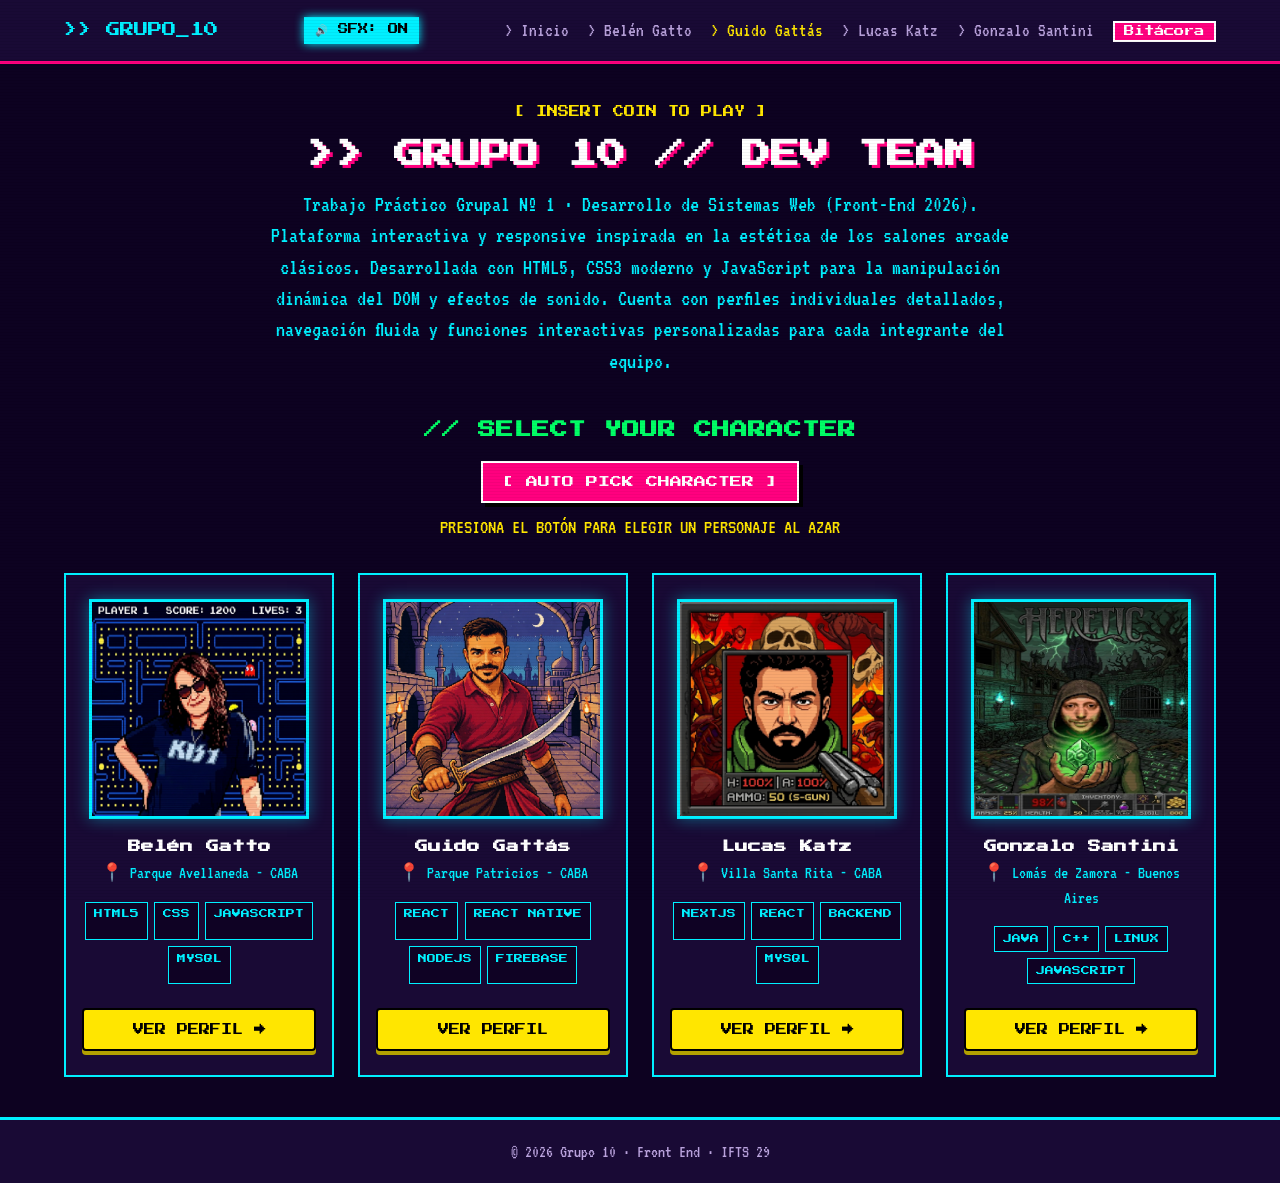
<file: index.html>
<!DOCTYPE html>
<html lang="es">
<head>
    <meta charset="UTF-8">
    <meta name="viewport" content="width=device-width, initial-scale=1.0">
    <title>Grupo 10 · TP1 Front End</title>
    <!-- Fuentes retro Press Start 2P y VT323 -->
    <link rel="preconnect" href="https://fonts.googleapis.com">
    <link rel="preconnect" href="https://fonts.gstatic.com" crossorigin>
    <link href="https://fonts.googleapis.com/css2?family=Press+Start+2P&family=VT323&display=swap" rel="stylesheet">
    <link rel="stylesheet" href="css/styles.css">
    <link rel="icon" type="image/png" href="img/favicon-1.png">
</head>
<body>

    <!-- Capa de scanlines simulando CRT de videojuegos retro -->
    <div class="scanlines" aria-hidden="true"></div>

    <!-- Barra de navegacion superior -->
    <header class="header">
        <div class="nav-container">
            <a href="index.html" class="logo">>> GRUPO_10</a>
            <!-- Control de Sonido 8-bit, lo inicializamos como activo -->
            <button id="soundToggle" class="btn-sound active"
                aria-label="Activar o desactivar sonido">🔊 SFX: ON</button>
            <button class="nav-toggle" id="navToggle"
                aria-label="Abrir menu">☰</button>
            <nav class="nav-menu" id="navMenu">
                <ul>
                    <li><a href="index.html">> Inicio</a></li>
                    <li><a href="belen-gatto.html" target="_blank"
                            rel="noopener noreferrer">> Belén Gatto</a></li>
                    <li><a href="guido-gattas.html" class="active"
                            target="_blank" rel="noopener noreferrer">> Guido
                            Gattás</a></li>
                    <li><a href="lucas-katz.html" target="_blank"
                            rel="noopener noreferrer">> Lucas Katz</a></li>
                    <li><a href="gonzalo-santini.html" target="_blank"
                            rel="noopener noreferrer">> Gonzalo Santini</a></li>
                    <li><a href="bitacora.html" target="_blank"
                            rel="noopener noreferrer"
                            class="btn-bitacora">Bitácora</a></li>
                </ul>
            </nav>
        </div>
    </header>
    <main class="main-content">
        <!-- Presentación del equipo -->
        <section class="hero">
            <p class="tagline">[ INSERT COIN TO PLAY ]</p>
            <h1>>> GRUPO 10 // DEV TEAM</h1>
            <p class="description">
                Trabajo Práctico Grupal Nº 1 · Desarrollo de Sistemas Web
                (Front-End 2026).
                Plataforma interactiva y responsive inspirada en la estética de
                los salones arcade clásicos. Desarrollada con HTML5, CSS3
                moderno y JavaScript para la manipulación dinámica del DOM y
                efectos de sonido. Cuenta con perfiles individuales detallados,
                navegación fluida y funciones interactivas personalizadas para
                cada integrante del equipo.
            </p>
        </section>
        <!-- Sección Equipo -->
        <section class="team-section">
            <h2>// SELECT YOUR CHARACTER</h2>
            <!-- Controles Arcade: Ruleta -->
            <div class="arcade-controls">
                <button id="btnArcadeRandom" class="btn-arcade"> [ AUTO PICK
                    CHARACTER ]</button>
                <p id="selectionStatus" class="selection-status"> PRESIONA EL
                    BOTÓN PARA ELEGIR UN PERSONAJE AL AZAR</p>
            </div>
            <div class="team-grid" id="teamGrid">
                <!-- Tarjeta Belen -->
                <article class="card" id="card-0">
                    <img src="img/avatar-belen.jpeg"
                        alt="Avatar María Belén Gatto"
                        class="avatar avatar-belen">
                    <h3>Belén Gatto</h3>
                    <p class="city">📍 Parque Avellaneda - CABA</p>
                    <div class="skills-list">
                        <span>HTML5</span>
                        <span>CSS</span>
                        <span>JavaScript</span>
                        <span>MySQL</span>
                    </div>
                    <a href="belen-gatto.html" target="_blank"
                        rel="noopener noreferrer" class="card-btn">Ver Perfil
                        →</a>
                </article>
                <!-- Tarjeta Guido -->
                <article class="card">
                    <img src="img/avatar-guido2.jpeg" alt="Avatar Guido Gattás"
                        class="avatar avatar-guido">
                    <h3>Guido Gattás</h3>
                    <p class="city">📍 Parque Patricios - CABA</p>
                    <div class="skills-list">
                        <span>React</span>
                        <span>React Native</span>
                        <span>NodeJS</span>
                        <span>Firebase</span>
                    </div>
                    <a href="guido-gattas.html" class="card-btn">VER PERFIL</a>
                </article>
                <!-- Tarjeta Lucas -->
                <article class="card" id="card-2">
                    <img src="img/avatar-lucas.png" alt="Avatar Lucas Katz"
                        class="avatar avatar-lucas"></img>
                    <h3>Lucas Katz</h3>
                    <p class="city">📍 Villa Santa Rita - CABA</p>
                    <div class="skills-list">
                        <span>NextJS</span>
                        <span>React</span>
                        <span>Backend</span>
                        <span>MySQL</span>
                    </div>
                    <a href="lucas-katz.html" target="_blank"
                        rel="noopener noreferrer" class="card-btn">Ver Perfil
                        →</a>
                </article>
                <!-- Tarjeta Gonzalo -->
                <article class="card" id="card-3">
                    <img src="img/avatar-gonzalo.jpg" alt="Avatar Gonzalo Santini"
                        class="avatar avatar-gonzalo"></img>
                    <h3>Gonzalo Santini</h3>
                    <p class="city">📍 Lomás de Zamora - Buenos Aires</p>
                    <div class="skills-list">
                        <span>Java</span>
                        <span>C++</span>
                        <span>Linux</span>
                        <span>JavaScript</span>
                    </div>
                    <a href="gonzalo-santini.html" target="_blank"
                        rel="noopener noreferrer" class="card-btn">Ver Perfil
                        →</a>
                </article>
            </div>
        </section>
    </main>
    <footer class="footer">
        <p>© 2026 Grupo 10 · Front End · IFTS 29</p>
    </footer>
    <script src="js/main.js"></script>
</body>
</html>
</file>
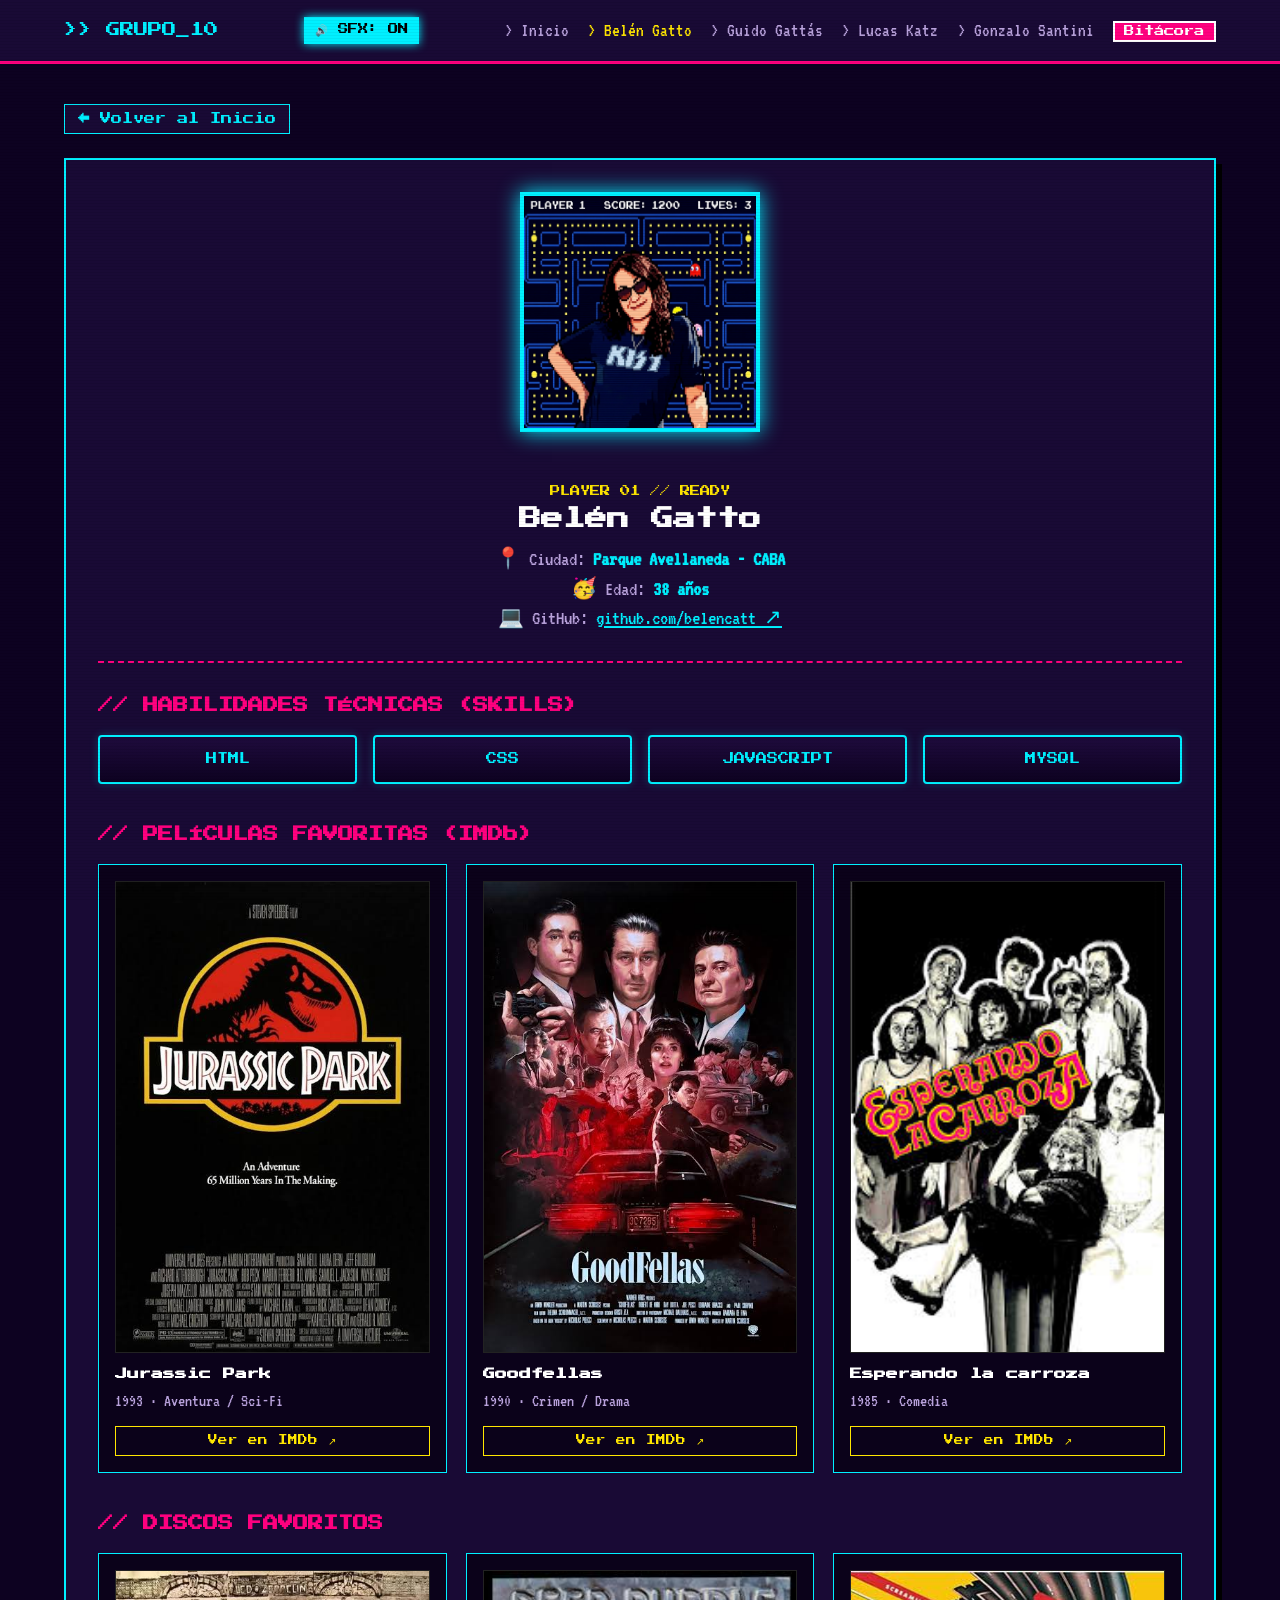
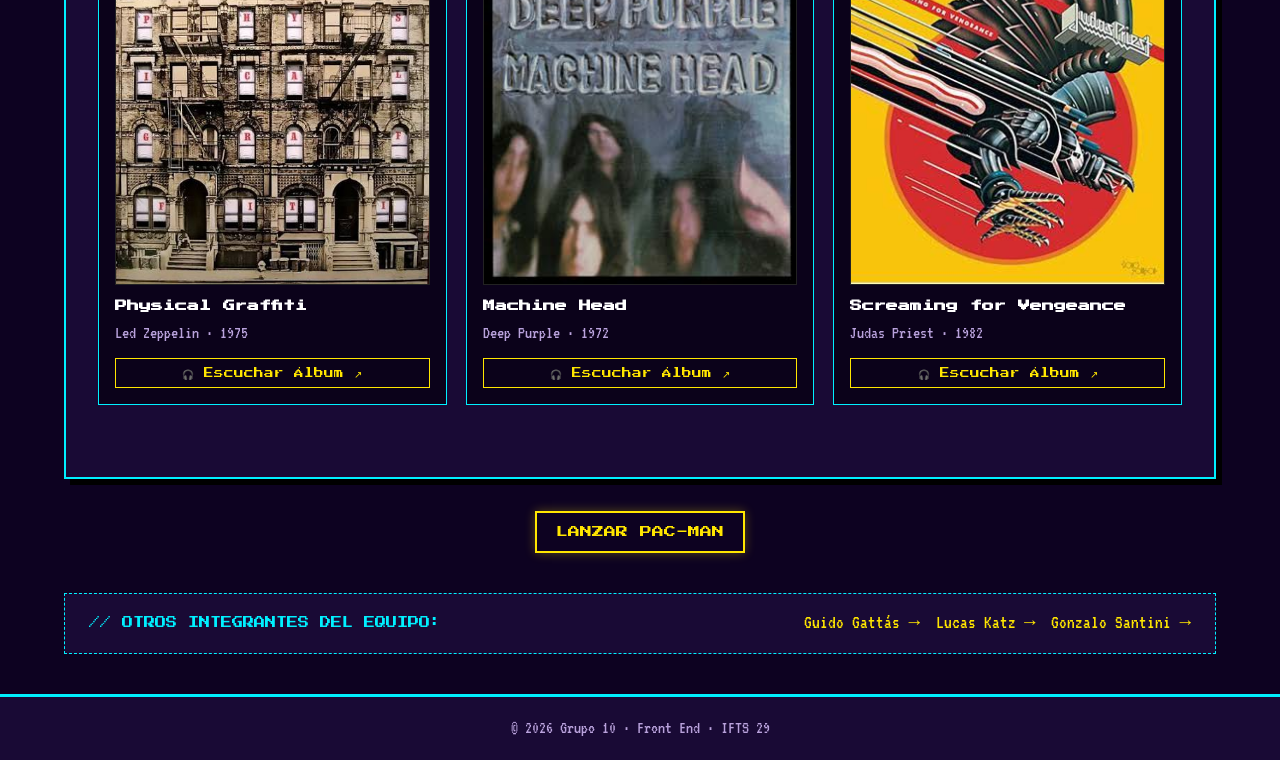
<file: belen-gatto.html>
<!DOCTYPE html>
<html lang="es">
<head>
    <meta charset="UTF-8">
    <meta name="viewport" content="width=device-width, initial-scale=1.0">
    <title>Perfil: Belén Gatto · Grupo 10</title>
    <!-- Fuentes retro Press Start 2P y VT323 -->
    <link rel="preconnect" href="https://fonts.googleapis.com">
    <link rel="preconnect" href="https://fonts.gstatic.com" crossorigin>
    <link
        href="https://fonts.googleapis.com/css2?family=Press+Start+2P&family=VT323&display=swap"
        rel="stylesheet">
    <link rel="stylesheet" href="css/styles.css">
    <link rel="icon" type="image/png" href="img/favicon-1.png">
</head>
<body>

    <!-- Capa de scanlines simulando CRT de videojuegos retro -->
    <div class="scanlines" aria-hidden="true"></div>

    <!-- Barra de navegacion superior -->
    <header class="header">
        <div class="nav-container">
            <a href="index.html" class="logo">>> GRUPO_10</a>
            <!-- Control de Sonido 8-bit -->
            <button id="soundToggle" class="btn-sound active"
                aria-label="Activar o desactivar sonido">🔊 SFX: ON</button>
            <button class="nav-toggle" id="navToggle"
                aria-label="Abrir menu">☰</button>
            <nav class="nav-menu" id="navMenu">
                <ul>
                    <li><a href="index.html">> Inicio</a></li>
                    <li><a href="belen-gatto.html" class="active"
                            target="_blank" rel="noopener noreferrer">> Belén
                            Gatto</a></li>
                    <li><a href="guido-gattas.html" target="_blank"
                            rel="noopener noreferrer">> Guido Gattás</a></li>
                    <li><a href="lucas-katz.html" target="_blank"
                            rel="noopener noreferrer">> Lucas Katz</a></li>
                    <li><a href="gonzalo-santini.html" target="_blank"
                            rel="noopener noreferrer">> Gonzalo Santini</a></li>
                    <li><a href="bitacora.html" target="_blank"
                            rel="noopener noreferrer"
                            class="btn-bitacora">Bitácora</a></li>
                </ul>
            </nav>
        </div>
    </header>
    <main class="main-content">
        <!-- Navegacion interna -->
        <nav class="profile-breadcrumbs">
            <a href="index.html" class="btn-back">← Volver al Inicio</a>
        </nav>
        <!-- Tarjeta Principal del Perfil -->
        <section class="profile-card">
            <div class="profile-header">
                <img src="img/avatar-belen.jpeg" alt="Avatar Belén Gatto"
                    class="avatar avatar-belen avatar-large">
                <div class="profile-meta">
                    <span class="player-tag">PLAYER 01 // READY</span>
                    <h1>Belén Gatto</h1>
                    <p class="meta-item">📍 Ciudad: <strong>Parque Avellaneda -
                            CABA</strong></p>
                    <p class="meta-item">🥳 Edad: <strong>38 años</strong> </p>
                    <p class="meta-item">💻 GitHub:
                        <a href="https://github.com/belencatt" target="_blank"
                            rel="noopener noreferrer"
                            style="color: var(--neon-cyan); text-decoration: underline;">
                            github.com/belencatt ↗
                        </a>
                    </p>
                </div>
            </div>
            <!-- Seccion Habilidades -->
            <div class="profile-section">
                <h2>// HABILIDADES TÉCNICAS (SKILLS)</h2>
                <ul class="skills-grid">
                    <li class="skill-item">HTML</li>
                    <li class="skill-item">CSS</li>
                    <li class="skill-item">JavaScript</li>
                    <li class="skill-item">MySQL</li>
                </ul>
            </div>
            <!-- Seccion Peliculas Favoritas con IMDb -->
            <div class="profile-section">
                <h2>// PELÍCULAS FAVORITAS (IMDb)</h2>
                <div class="favorites-grid">
                    <article class="fav-card">
                        <img src="img/peli-jurassic-park.jpeg"
                            alt="Póster Jurassic Park"
                            class="media-poster poster-movie">
                        <div class="fav-info">
                            <h3>Jurassic Park</h3>
                            <p>1993 · Aventura / Sci-Fi</p>
                            <a href="https://www.imdb.com/title/tt0107290/"
                                target="_blank" rel="noopener noreferrer"
                                class="media-link">
                                Ver en IMDb ↗
                            </a>
                        </div>
                    </article>
                    <article class="fav-card">
                        <img src="img/peli-goodfellas.jpeg"
                            alt="Póster Goodfellas"
                            class="media-poster poster-movie">
                        <div class="fav-info">
                            <h3>Goodfellas</h3>
                            <p>1990 · Crimen / Drama</p>
                            <a href="https://www.imdb.com/title/tt0099685/"
                                target="_blank" rel="noopener noreferrer"
                                class="media-link">
                                Ver en IMDb ↗
                            </a>
                        </div>
                    </article>
                    <article class="fav-card">
                        <img src="img/peli-esperando-la-carroza.jpeg"
                            alt="Póster Esperando la carroza"
                            class="media-poster poster-movie">
                        <div class="fav-info">
                            <h3>Esperando la carroza</h3>
                            <p>1985 · Comedia</p>
                            <a href="https://www.imdb.com/title/tt0089108/"
                                target="_blank" rel="noopener noreferrer"
                                class="media-link">
                                Ver en IMDb ↗
                            </a>
                        </div>
                    </article>
                </div>
            </div>
            <!-- Seccion Discos Favoritos -->
            <div class="profile-section">
                <h2>// DISCOS FAVORITOS</h2>
                <div class="favorites-grid">
                    <article class="fav-card">
                        <img src="img/disco-physical-graffiti.jpeg"
                            alt="Tapa Physical Graffiti"
                            class="media-poster poster-disc">
                        <div class="fav-info">
                            <h3>Physical Graffiti</h3>
                            <p>Led Zeppelin · 1975</p>
                            <a href="https://open.spotify.com/intl-es/album/4Q7cPyiP8cMIlUEHAqeYfd"
                                target="_blank" rel="noopener noreferrer"
                                class="media-link">
                                🎧 Escuchar Álbum ↗
                            </a>
                        </div>
                    </article>
                    <article class="fav-card">
                        <img src="img/disco-machine-head.jpeg"
                            alt="Tapa Machine Head"
                            class="media-poster poster-disc">
                        <div class="fav-info">
                            <h3>Machine Head</h3>
                            <p>Deep Purple · 1972</p>
                            <a href="https://open.spotify.com/intl-es/album/32NQ56VZDTXSH3SMv4XSGN"
                                target="_blank" rel="noopener noreferrer"
                                class="media-link">
                                🎧 Escuchar Álbum ↗
                            </a>
                        </div>
                    </article>
                    <article class="fav-card">
                        <img src="img/disco-screaming-for-vengeance.jpeg"
                            alt="Tapa Screaming for Vengeance"
                            class="media-poster poster-disc">
                        <div class="fav-info">
                            <h3>Screaming for Vengeance</h3>
                            <p>Judas Priest · 1982</p>
                            <a href="https://open.spotify.com/intl-es/album/0V7mTTzioHiYIjfM8ATZBI"
                                target="_blank" rel="noopener noreferrer"
                                class="media-link">
                                🎧 Escuchar Álbum ↗
                            </a>
                        </div>
                    </article>
                </div>
            </div>
        </section>
        <!-- Botón interactivo de Belén -->
        <div style="text-align: center; margin-bottom: 2.5rem;">
            <button id="btnPacman" class="btn-pacman"> LANZAR PAC-MAN</button>
        </div>
        <!-- Navegacion rapida entre compañeros -->
        <nav class="team-quick-nav">
            <p>// OTROS INTEGRANTES DEL EQUIPO:</p>
            <div class="quick-nav-links">
                <a href="guido-gattas.html" target="_blank"
                    rel="noopener noreferrer">Guido Gattás →</a>
                <a href="lucas-katz.html" target="_blank"
                    rel="noopener noreferrer">Lucas Katz →</a>
                <a href="gonzalo-santini.html" target="_blank"
                    rel="noopener noreferrer">Gonzalo Santini →</a>
            </div>
        </nav>
    </main>
    <footer class="footer">
        <p>© 2026 Grupo 10 · Front End · IFTS 29</p>
    </footer>
    <script src="js/main.js"></script>
    <script src="js/belen.js"></script>
</body>
</html>
</file>
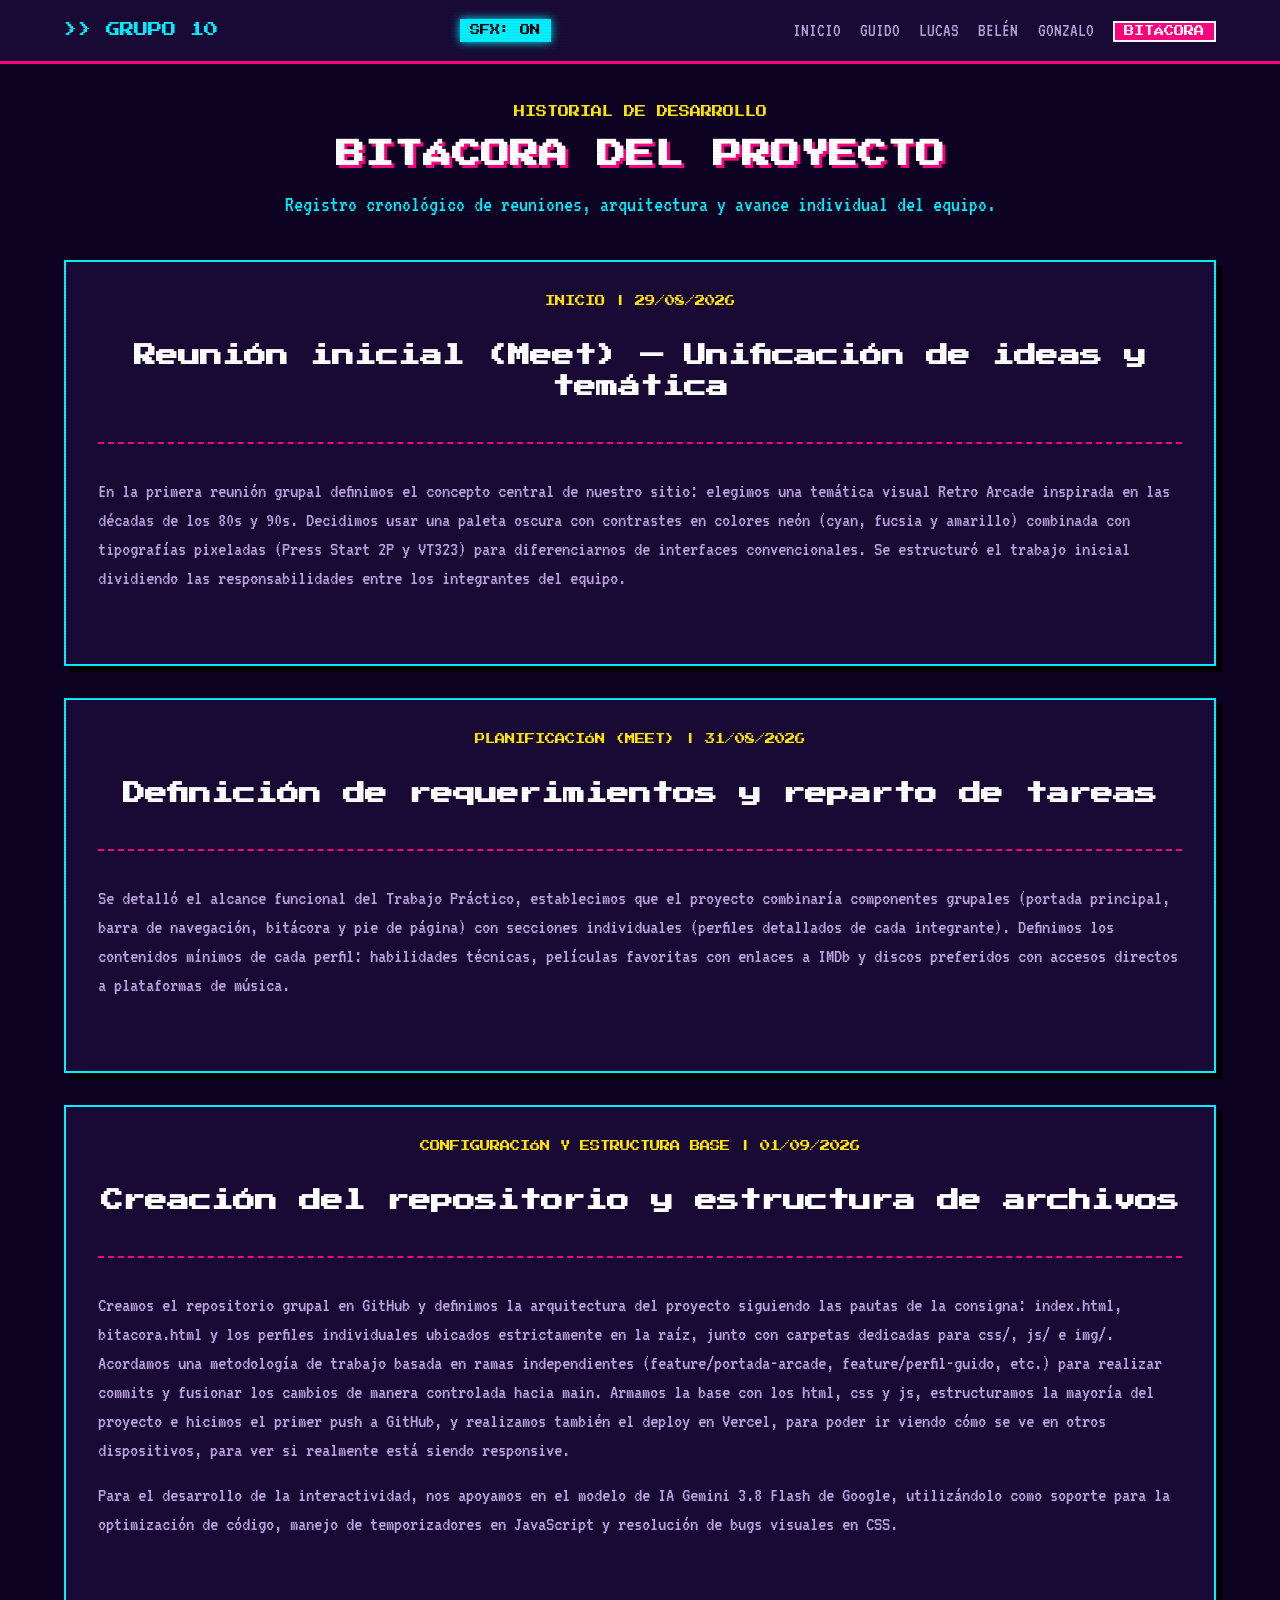
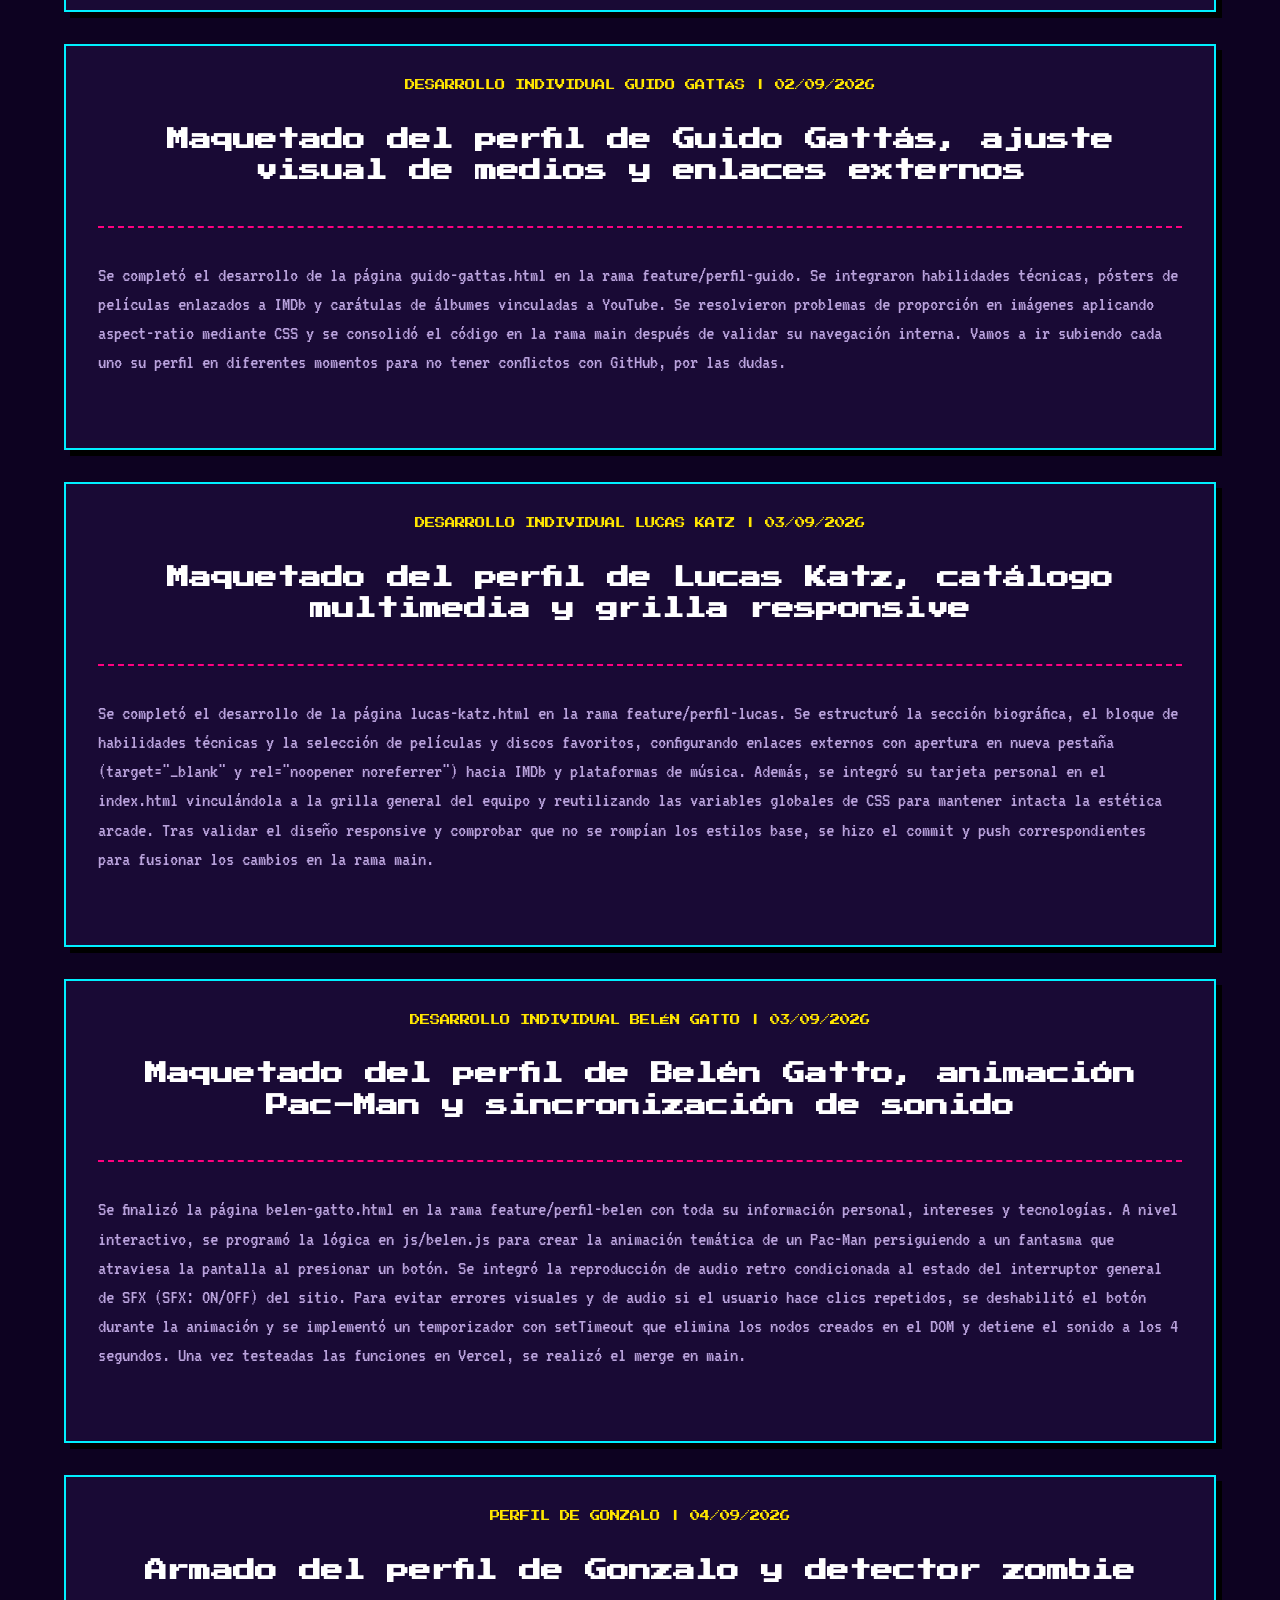
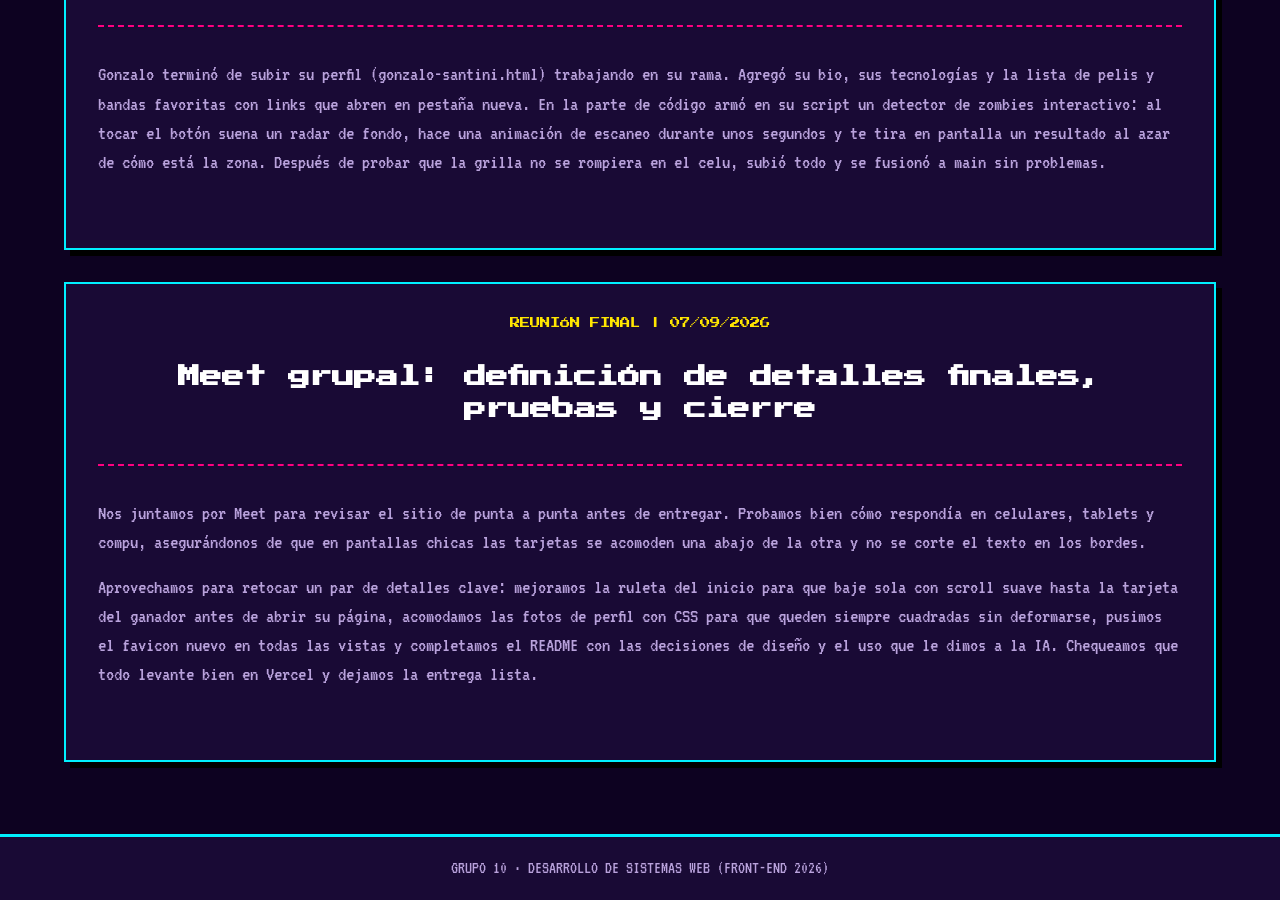
<file: bitacora.html>
<!DOCTYPE html>
<html lang="es">
<head>
    <meta charset="UTF-8">
    <meta name="viewport" content="width=device-width, initial-scale=1.0">
    <title>Bitácora del Proyecto | Grupo 10</title>
    <!-- Fuentes retro Press Start 2P y VT323 -->
    <link rel="preconnect" href="https://fonts.googleapis.com">
    <link rel="preconnect" href="https://fonts.gstatic.com" crossorigin>
    <link href="https://fonts.googleapis.com/css2?family=Press+Start+2P&family=VT323&display=swap" rel="stylesheet">
    <link rel="stylesheet" href="css/styles.css">
    <link rel="icon" type="image/png" href="img/favicon-1.png">
</head>
<body>

    <!-- Capa de scanlines simulando CRT de videojuegos retro -->
    <div class="scanlines" aria-hidden="true"></div>

    <!-- Header Global -->
    <header class="header">
        <div class="nav-container">
            <a href="index.html" class="logo">&gt;&gt; GRUPO 10</a>
            <button id="soundToggle" class="btn-sound active">SFX: ON</button>
            <button class="nav-toggle" id="navToggle" aria-label="Abrir menú">☰</button>
            <nav class="nav-menu" id="navMenu">
                <ul>
                    <li><a href="index.html">INICIO</a></li>
                    <li><a href="guido-gattas.html">GUIDO</a></li>
                    <li><a href="lucas-katz.html">LUCAS</a></li>
                    <li><a href="belen-gatto.html">BELÉN</a></li>
                    <li><a href="gonzalo-santini.html">GONZALO</a></li>
                    <li><a href="bitacora.html" class="btn-bitacora active">BITÁCORA</a></li>
                </ul>
            </nav>
        </div>
    </header>

    <!-- Contenido de Bitácora -->
    <main class="main-content">
        <div class="hero">
            <p class="tagline">HISTORIAL DE DESARROLLO</p>
            <h1>BITÁCORA DEL PROYECTO</h1>
            <p class="description">Registro cronológico de reuniones, arquitectura y avance individual del equipo.</p>
        </div>

        <!-- Entrada 1 -->
        <article class="profile-card">
            <header class="profile-header">
                <span class="player-tag">INICIO | 29/08/2026</span>
                <div class="profile-meta">
                    <h1>Reunión inicial (Meet) — Unificación de ideas y temática</h1>
                </div>
            </header>
            <div class="profile-section">
                <p class="meta-item">
                    En la primera reunión grupal definimos el concepto central de nuestro sitio: elegimos una temática visual Retro Arcade inspirada en las décadas de los 80s y 90s. Decidimos usar una paleta oscura con contrastes en colores neón (cyan, fucsia y amarillo) combinada con tipografías pixeladas (Press Start 2P y VT323) para diferenciarnos de interfaces convencionales. Se estructuró el trabajo inicial dividiendo las responsabilidades entre los integrantes del equipo.
                </p>
            </div>
        </article>

        <!-- Entrada 2 -->
        <article class="profile-card">
            <header class="profile-header">
                <span class="player-tag">PLANIFICACIÓN (MEET) | 31/08/2026</span>
                <div class="profile-meta">
                    <h1>Definición de requerimientos y reparto de tareas</h1>
                </div>
            </header>
            <div class="profile-section">
                <p class="meta-item">
                    Se detalló el alcance funcional del Trabajo Práctico, establecimos que el proyecto combinaría componentes grupales (portada principal, barra de navegación, bitácora y pie de página) con secciones individuales (perfiles detallados de cada integrante). Definimos los contenidos mínimos de cada perfil: habilidades técnicas, películas favoritas con enlaces a IMDb y discos preferidos con accesos directos a plataformas de música.
                </p>
            </div>
        </article>

        <!-- Entrada 3 -->
        <article class="profile-card">
            <header class="profile-header">
                <span class="player-tag">CONFIGURACIÓN Y ESTRUCTURA BASE | 01/09/2026</span>
                <div class="profile-meta">
                    <h1>Creación del repositorio y estructura de archivos</h1>
                </div>
            </header>
            <div class="profile-section">
                <p class="meta-item">
                    Creamos el repositorio grupal en GitHub y definimos la arquitectura del proyecto siguiendo las pautas de la consigna: index.html, bitacora.html y los perfiles individuales ubicados estrictamente en la raíz, junto con carpetas dedicadas para css/, js/ e img/. Acordamos una metodología de trabajo basada en ramas independientes (feature/portada-arcade, feature/perfil-guido, etc.) para realizar commits y fusionar los cambios de manera controlada hacia main. Armamos la base con los html, css y js, estructuramos la mayoría del proyecto e hicimos el primer push a GitHub, y realizamos también el deploy en Vercel, para poder ir viendo cómo se ve en otros dispositivos, para ver si realmente está siendo responsive.
                </p>
                <p class="meta-item" style="margin-top: 1rem;">
                    Para el desarrollo de la interactividad, nos apoyamos en el modelo de IA Gemini 3.8 Flash de Google, utilizándolo como soporte para la optimización de código, manejo de temporizadores en JavaScript y resolución de bugs visuales en CSS.
                </p>
            </div>
        </article>

        <!-- Entrada 4 -->
        <article class="profile-card">
            <header class="profile-header">
                <span class="player-tag">DESARROLLO INDIVIDUAL GUIDO GATTÁS | 02/09/2026</span>
                <div class="profile-meta">
                    <h1>Maquetado del perfil de Guido Gattás, ajuste visual de medios y enlaces externos</h1>
                </div>
            </header>
            <div class="profile-section">
                <p class="meta-item">
                    Se completó el desarrollo de la página guido-gattas.html en la rama feature/perfil-guido. Se integraron habilidades técnicas, pósters de películas enlazados a IMDb y carátulas de álbumes vinculadas a YouTube. Se resolvieron problemas de proporción en imágenes aplicando aspect-ratio mediante CSS y se consolidó el código en la rama main después de validar su navegación interna. Vamos a ir subiendo cada uno su perfil en diferentes momentos para no tener conflictos con GitHub, por las dudas.
                </p>
            </div>
        </article>

        <!-- Entrada 5 -->
        <article class="profile-card">
            <header class="profile-header">
                <span class="player-tag">DESARROLLO INDIVIDUAL LUCAS KATZ | 03/09/2026</span>
                <div class="profile-meta">
                    <h1>Maquetado del perfil de Lucas Katz, catálogo multimedia y grilla responsive</h1>
                </div>
            </header>
            <div class="profile-section">
                <p class="meta-item">
                    Se completó el desarrollo de la página lucas-katz.html en la rama feature/perfil-lucas. Se estructuró la sección biográfica, el bloque de habilidades técnicas y la selección de películas y discos favoritos, configurando enlaces externos con apertura en nueva pestaña (target="_blank" y rel="noopener noreferrer") hacia IMDb y plataformas de música. Además, se integró su tarjeta personal en el index.html vinculándola a la grilla general del equipo y reutilizando las variables globales de CSS para mantener intacta la estética arcade. Tras validar el diseño responsive y comprobar que no se rompían los estilos base, se hizo el commit y push correspondientes para fusionar los cambios en la rama main.
                </p>
            </div>
        </article>

        <!-- Entrada 6 -->
        <article class="profile-card">
            <header class="profile-header">
                <span class="player-tag">DESARROLLO INDIVIDUAL BELÉN GATTO | 03/09/2026</span>
                <div class="profile-meta">
                    <h1>Maquetado del perfil de Belén Gatto, animación Pac-Man y sincronización de sonido</h1>
                </div>
            </header>
            <div class="profile-section">
                <p class="meta-item">
                    Se finalizó la página belen-gatto.html en la rama feature/perfil-belen con toda su información personal, intereses y tecnologías. A nivel interactivo, se programó la lógica en js/belen.js para crear la animación temática de un Pac-Man persiguiendo a un fantasma que atraviesa la pantalla al presionar un botón. Se integró la reproducción de audio retro condicionada al estado del interruptor general de SFX (SFX: ON/OFF) del sitio. Para evitar errores visuales y de audio si el usuario hace clics repetidos, se deshabilitó el botón durante la animación y se implementó un temporizador con setTimeout que elimina los nodos creados en el DOM y detiene el sonido a los 4 segundos. Una vez testeadas las funciones en Vercel, se realizó el merge en main.
                </p>
            </div>
        </article>

<!-- Entrada 7 -->
        <article class="profile-card">
            <header class="profile-header">
                <span class="player-tag">PERFIL DE GONZALO | 04/09/2026</span>
                <div class="profile-meta">
                    <h1>Armado del perfil de Gonzalo y detector zombie</h1>
                </div>
            </header>
            <div class="profile-section">
                <p class="meta-item">
                    Gonzalo terminó de subir su perfil (gonzalo-santini.html) trabajando en su rama. Agregó su bio, sus tecnologías y la lista de pelis y bandas favoritas con links que abren en pestaña nueva. En la parte de código armó en su script un detector de zombies interactivo: al tocar el botón suena un radar de fondo, hace una animación de escaneo durante unos segundos y te tira en pantalla un resultado al azar de cómo está la zona. Después de probar que la grilla no se rompiera en el celu, subió todo y se fusionó a main sin problemas.
                </p>
            </div>
        </article>

        <!-- Entrada 8 -->
        <article class="profile-card">
            <header class="profile-header">
                <span class="player-tag">REUNIÓN FINAL | 07/09/2026</span>
                <div class="profile-meta">
                    <h1>Meet grupal: definición de detalles finales, pruebas y cierre</h1>
                </div>
            </header>
            <div class="profile-section">
                <p class="meta-item">
                    Nos juntamos por Meet para revisar el sitio de punta a punta antes de entregar. Probamos bien cómo respondía en celulares, tablets y compu, asegurándonos de que en pantallas chicas las tarjetas se acomoden una abajo de la otra y no se corte el texto en los bordes.
                </p>
                <p class="meta-item" style="margin-top: 1rem;">
                    Aprovechamos para retocar un par de detalles clave: mejoramos la ruleta del inicio para que baje sola con scroll suave hasta la tarjeta del ganador antes de abrir su página, acomodamos las fotos de perfil con CSS para que queden siempre cuadradas sin deformarse, pusimos el favicon nuevo en todas las vistas y completamos el README con las decisiones de diseño y el uso que le dimos a la IA. Chequeamos que todo levante bien en Vercel y dejamos la entrega lista.
                </p>
            </div>
        </article>
    </main>

    <!-- Footer Global -->
    <footer class="footer">
        <p>GRUPO 10 · DESARROLLO DE SISTEMAS WEB (FRONT-END 2026)</p>
    </footer>
    <script src="js/main.js"></script>
</body>
</html>
</file>
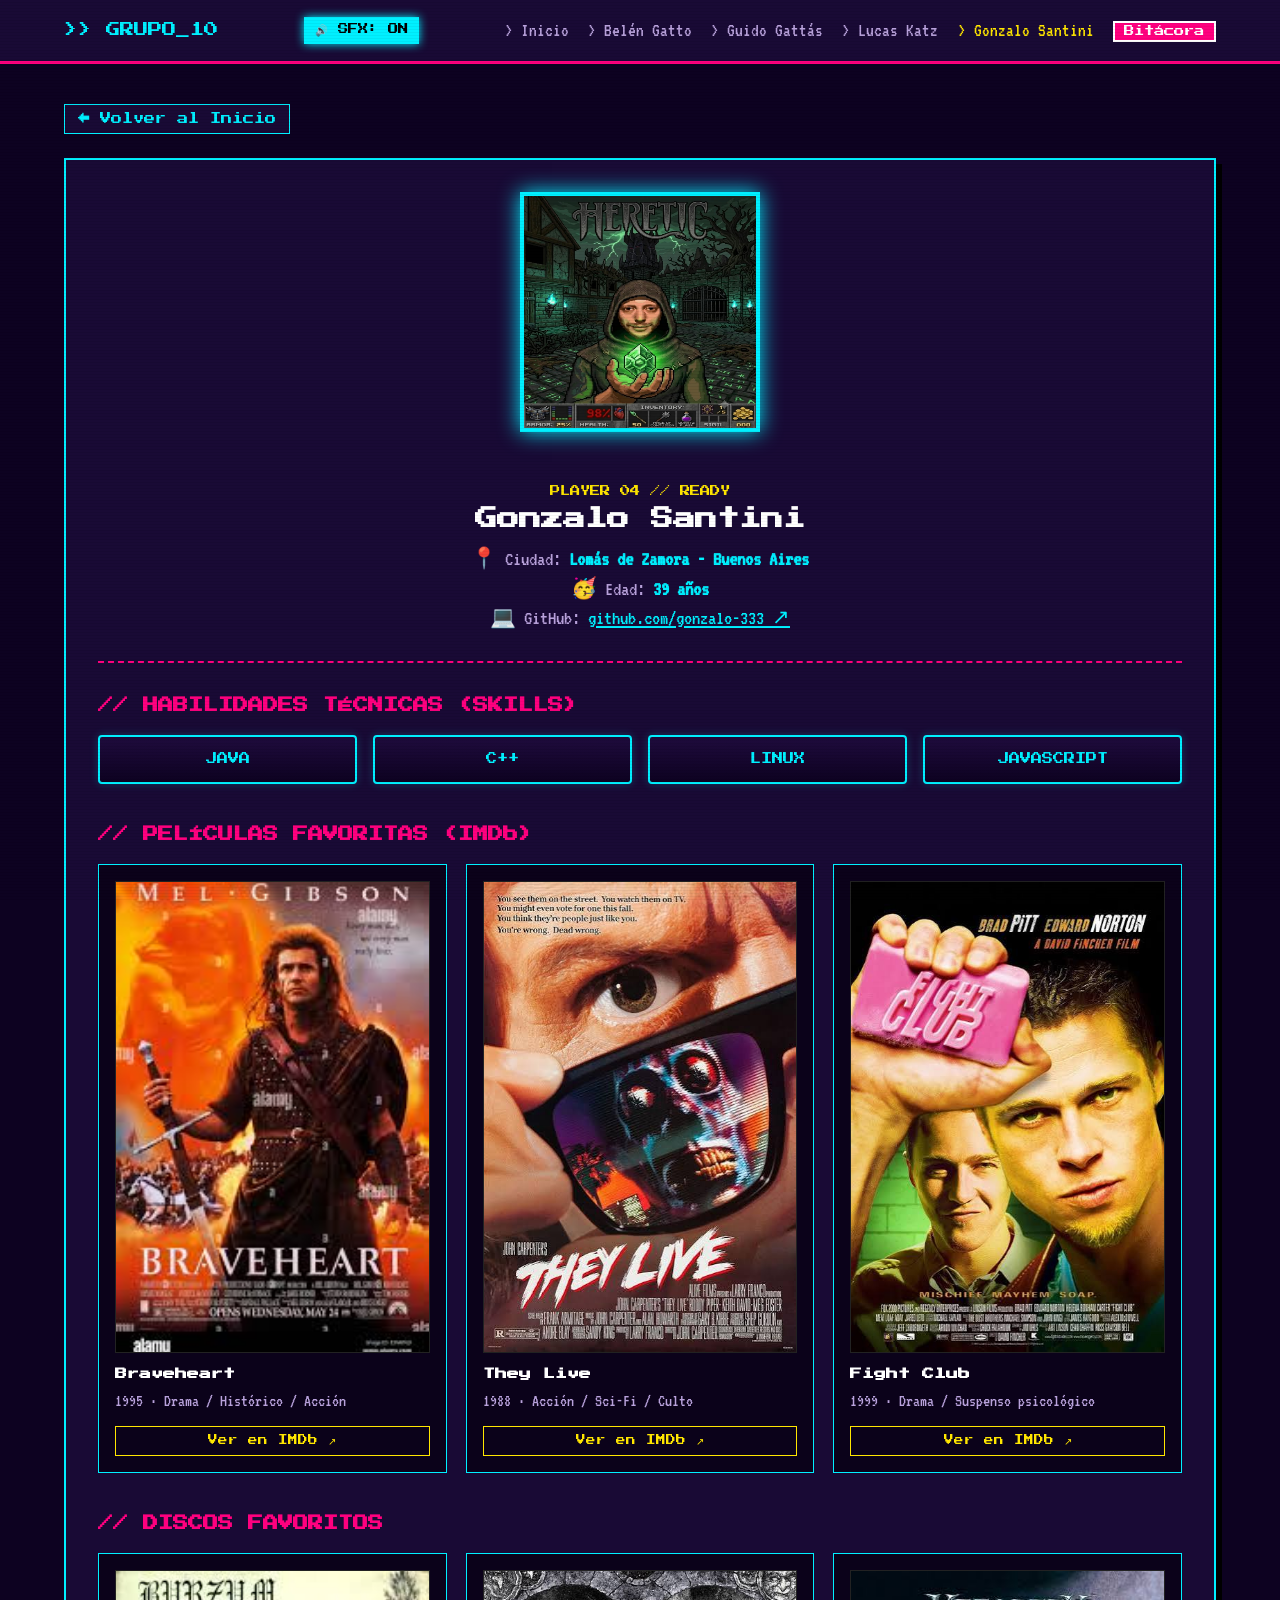
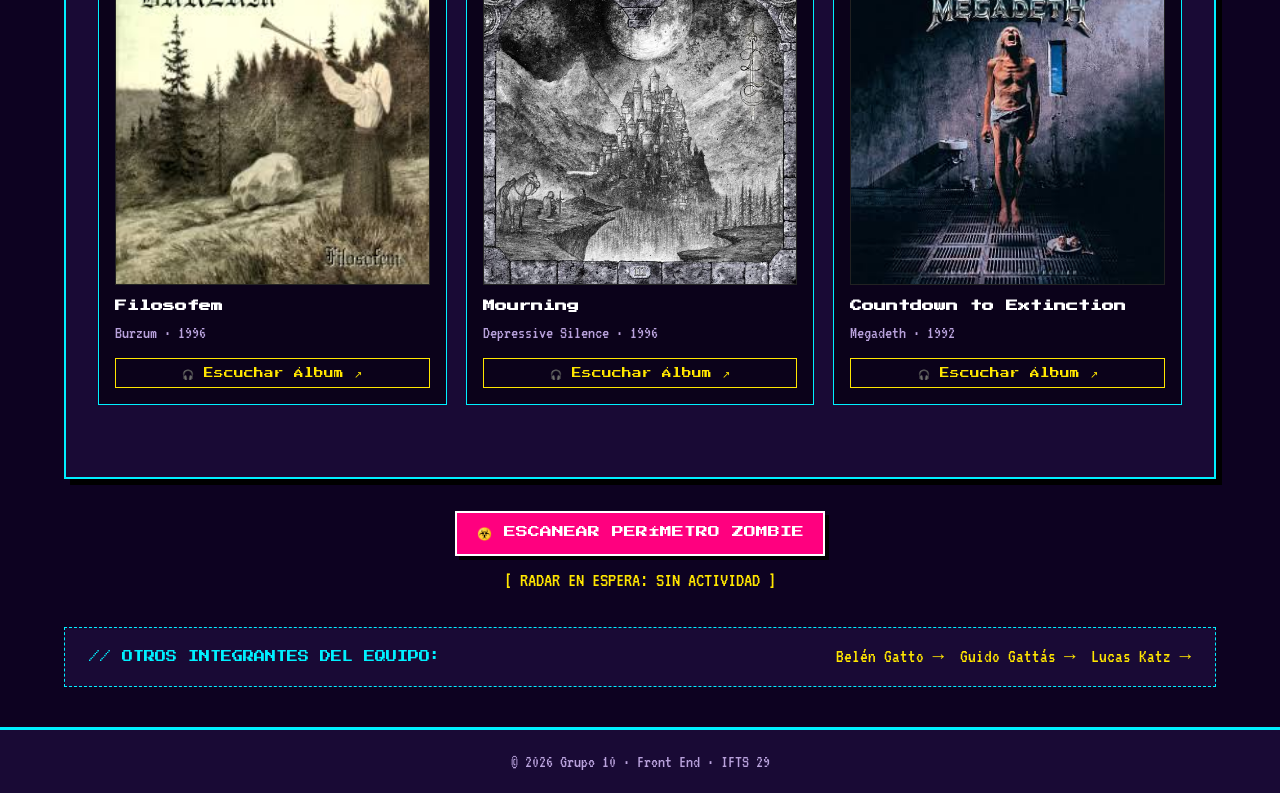
<file: gonzalo-santini.html>
<!DOCTYPE html>
<html lang="es">
<head>
    <meta charset="UTF-8">
    <meta name="viewport" content="width=device-width, initial-scale=1.0">
    <title>Perfil: Gonzalo Santini · Grupo 10</title>
    <!-- Fuentes retro Press Start 2P y VT323 -->
    <link rel="preconnect" href="https://fonts.googleapis.com">
    <link rel="preconnect" href="https://fonts.gstatic.com" crossorigin>
    <link href="https://fonts.googleapis.com/css2?family=Press+Start+2P&family=VT323&display=swap" rel="stylesheet">
    <link rel="stylesheet" href="css/styles.css">
    <link rel="icon" type="image/png" href="img/favicon-1.png">
</head>
<body>

    <!-- Capa de scanlines simulando CRT de videojuegos retro -->
    <div class="scanlines" aria-hidden="true"></div>

    <!-- Barra de navegación superior -->
    <header class="header">
        <div class="nav-container">
            <a href="index.html" class="logo">>> GRUPO_10</a>
            <!-- Control de Sonido 8-bit -->
            <button id="soundToggle" class="btn-sound active"
                aria-label="Activar o desactivar sonido">🔊 SFX: ON</button>
            <button class="nav-toggle" id="navToggle"
                aria-label="Abrir menú">☰</button>
            <nav class="nav-menu" id="navMenu">
                <ul>
                    <li><a href="index.html">> Inicio</a></li>
                    <li><a href="belen-gatto.html" target="_blank"
                            rel="noopener noreferrer">> Belén Gatto</a></li>
                    <li><a href="guido-gattas.html" target="_blank"
                            rel="noopener noreferrer">> Guido Gattás</a></li>
                    <li><a href="lucas-katz.html" target="_blank"
                            rel="noopener noreferrer">> Lucas Katz</a></li>
                    <li><a href="gonzalo-santini.html" class="active"
                            target="_blank" rel="noopener noreferrer">> Gonzalo
                            Santini</a></li>
                    <li><a href="bitacora.html" target="_blank"
                            rel="noopener noreferrer"
                            class="btn-bitacora">Bitácora</a></li>
                </ul>
            </nav>
        </div>
    </header>
    <main class="main-content">
        <!-- Navegación interna -->
        <nav class="profile-breadcrumbs">
            <a href="index.html" class="btn-back">← Volver al Inicio</a>
        </nav>
        <!-- Tarjeta Principal del Perfil -->
        <section class="profile-card">
            <div class="profile-header">
                <img src="img/avatar-gonzalo.jpg" alt="Avatar Gonzalo Santini"
                    class="avatar avatar-gonzalo avatar-large">
                <div class="profile-meta">
                    <span class="player-tag">PLAYER 04 // READY</span>
                    <h1>Gonzalo Santini</h1>
                    <p class="meta-item">📍 Ciudad: <strong>Lomás de Zamora - Buenos Aires</strong></p>
                                                <p class="meta-item">🥳 Edad: <strong>39 años</strong> </p>

                    <p class="meta-item">💻 GitHub:
                        <a href="https://github.com/gonzalo-333" target="_blank"
                            rel="noopener noreferrer"
                            style="color: var(--neon-cyan); text-decoration: underline;">
                            github.com/gonzalo-333 ↗
                        </a>
                    </p>
                </div>
            </div>
            <!-- Sección Habilidades -->
            <div class="profile-section">
                <h2>// HABILIDADES TÉCNICAS (SKILLS)</h2>
                <ul class="skills-grid">
                    <li class="skill-item">Java</li>
                    <li class="skill-item">C++</li>
                    <li class="skill-item">Linux</li>
                    <li class="skill-item">JavaScript</li>
                </ul>
            </div>
            <!-- Sección Películas Favoritas con IMDb -->
            <div class="profile-section">
                <h2>// PELÍCULAS FAVORITAS (IMDb)</h2>
                <div class="favorites-grid">
                    <article class="fav-card">
                        <img src="img/peli-braveheart.jpeg"
                            alt="Póster Braveheart"
                            class="media-poster poster-movie">
                        <div class="fav-info">
                            <h3>Braveheart</h3>
                            <p>1995 · Drama / Histórico / Acción</p>
                            <a href="https://www.imdb.com/title/tt0112573/"
                                target="_blank" rel="noopener noreferrer"
                                class="media-link">
                                Ver en IMDb ↗
                            </a>
                        </div>
                    </article>
                    <article class="fav-card">
                        <img src="img/peli-they-live.jpeg"
                            alt="Póster They Live"
                            class="media-poster poster-movie">
                        <div class="fav-info">
                            <h3>They Live</h3>
                            <p>1988 · Acción / Sci-Fi / Culto</p>
                            <a href="https://www.imdb.com/title/tt0096256/"
                                target="_blank" rel="noopener noreferrer"
                                class="media-link">
                                Ver en IMDb ↗
                            </a>
                        </div>
                    </article>
                    <article class="fav-card">
                        <img src="img/peli-fight-club.jpeg"
                            alt="Póster Fight Club"
                            class="media-poster poster-movie">
                        <div class="fav-info">
                            <h3>Fight Club</h3>
                            <p>1999 · Drama / Suspenso psicológico</p>
                            <a href="https://www.imdb.com/title/tt0137523/"
                                target="_blank" rel="noopener noreferrer"
                                class="media-link">
                                Ver en IMDb ↗
                            </a>
                        </div>
                    </article>
                </div>
            </div>
            <!-- Sección Discos Favoritos -->
            <div class="profile-section">
                <h2>// DISCOS FAVORITOS</h2>
                <div class="favorites-grid">
                    <article class="fav-card">
                        <img src="img/disco-burzum.jpeg" alt="Tapa Filosofem"
                            class="media-poster poster-disc">
                        <div class="fav-info">
                            <h3>Filosofem</h3>
                            <p>Burzum · 1996</p>
                            <a href="https://open.spotify.com/intl-es/album/2XQwZUu0MM9ECgwHbcc8qR"
                                target="_blank" rel="noopener noreferrer"
                                class="media-link">
                                🎧 Escuchar Álbum ↗
                            </a>
                        </div>
                    </article>
                    <article class="fav-card">
                        <img src="img/disco-depressive-silence.jpeg"
                            alt="Tapa Mourning"
                            class="media-poster poster-disc">
                        <div class="fav-info">
                            <h3>Mourning</h3>
                            <p>Depressive Silence · 1996</p>
                            <a href="https://www.youtube.com/watch?v=at26zZPsyqY"
                                target="_blank" rel="noopener noreferrer"
                                class="media-link">
                                🎧 Escuchar Álbum ↗
                            </a>
                        </div>
                    </article>
                    <article class="fav-card">
                        <img src="img/disco-megadeth.jpeg"
                            alt="Tapa Countdown to Extinction"
                            class="media-poster poster-disc">
                        <div class="fav-info">
                            <h3>Countdown to Extinction</h3>
                            <p>Megadeth · 1992</p>
                            <a href="https://open.spotify.com/intl-es/album/0fWLW9j35eQTrOb8mHcnyX"
                                target="_blank" rel="noopener noreferrer"
                                class="media-link">
                                🎧 Escuchar Álbum ↗
                            </a>
                        </div>
                    </article>
                </div>
            </div>
        </section>
        <!-- Radar Zombie (Función interactiva) -->
        <div class="recomendador-box">
            <button id="btnZombie" class="btn-arcade">
                ☣️ ESCANEAR PERÍMETRO ZOMBIE
            </button>
            <p id="textoZombie" class="selection-status">
                [ RADAR EN ESPERA: SIN ACTIVIDAD ]
            </p>
        </div>
        <!-- Navegación rápida entre compañeros -->
        <nav class="team-quick-nav">
            <p>// OTROS INTEGRANTES DEL EQUIPO:</p>
            <div class="quick-nav-links">
                <a href="belen-gatto.html" target="_blank"
                    rel="noopener noreferrer">Belén Gatto →</a>
                <a href="guido-gattas.html" target="_blank"
                    rel="noopener noreferrer">Guido Gattás →</a>
                <a href="lucas-katz.html" target="_blank"
                    rel="noopener noreferrer">Lucas Katz →</a>
            </div>
        </nav>
    </main>
    <footer class="footer">
        <p>© 2026 Grupo 10 · Front End · IFTS 29</p>
    </footer>
    <script src="js/main.js"></script>
    <script src="js/gonzalo.js"></script>
</body>
</html>
</file>
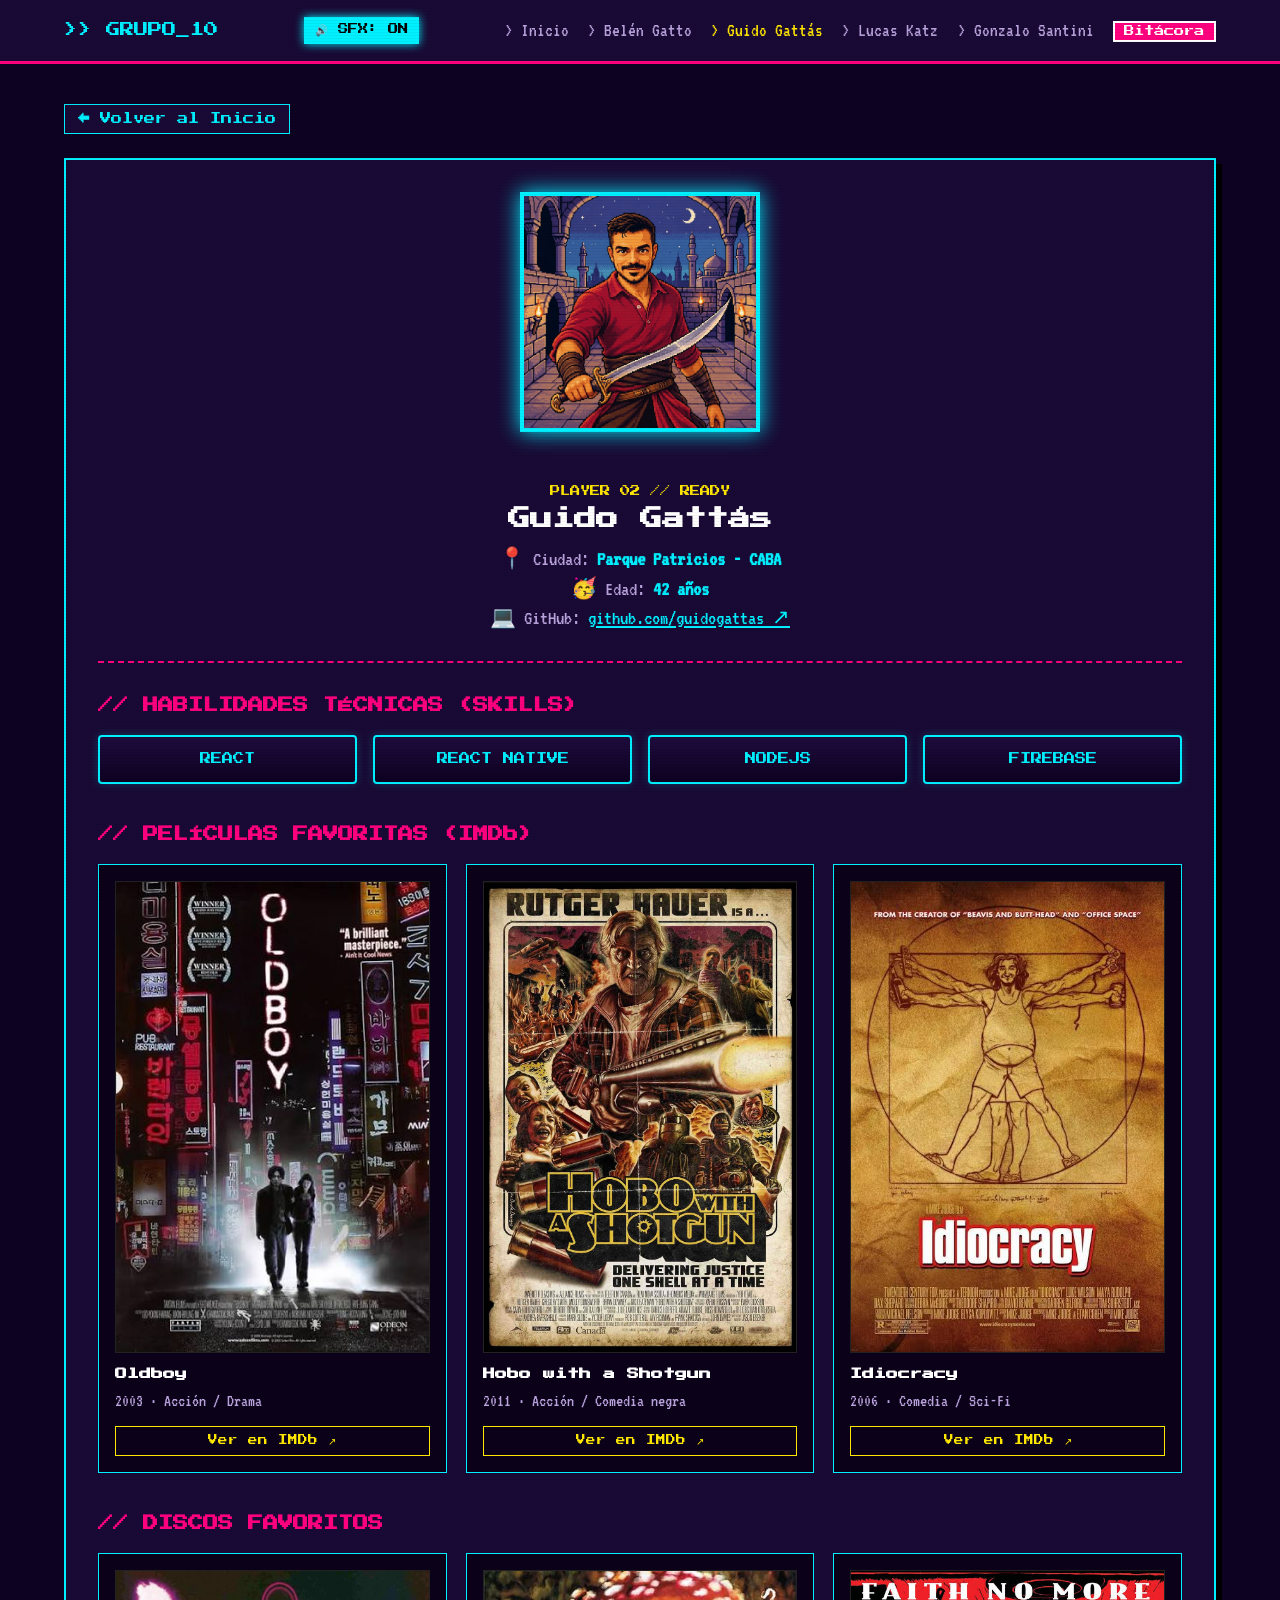
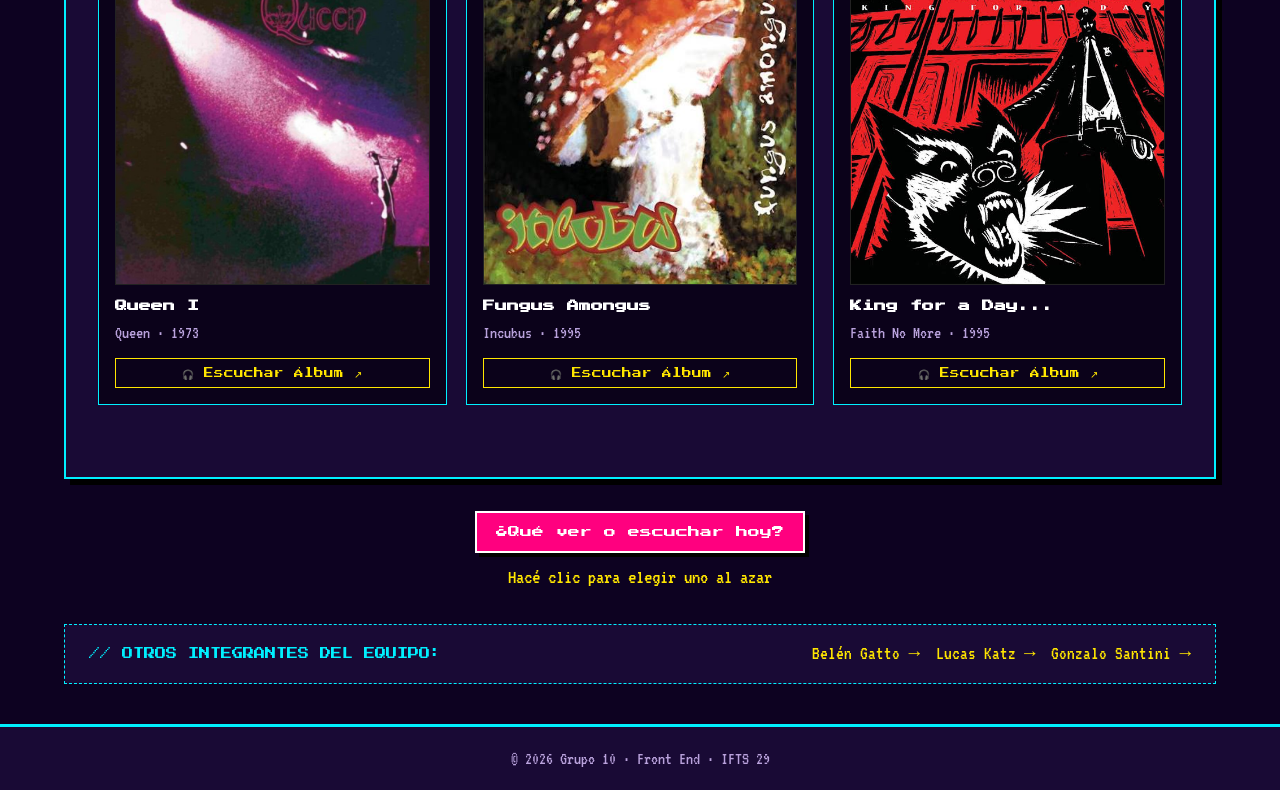
<file: guido-gattas.html>
<!DOCTYPE html>
<html lang="es">
<link>
<meta charset="UTF-8">
<meta name="viewport" content="width=device-width, initial-scale=1.0">
<title>Perfil: Guido Gattás · Grupo 10</title>
<!-- Fuentes retro Press Start 2P y VT323 -->
<link rel="preconnect" href="https://fonts.googleapis.com">
<link rel="preconnect" href="https://fonts.gstatic.com" crossorigin>
<link
    href="https://fonts.googleapis.com/css2?family=Press+Start+2P&family=VT323&display=swap"
    rel="stylesheet">
<link rel="stylesheet" href="css/styles.css">
<link rel="icon" type="image/png" href="img/favicon-1.png">
</head>
<body>

    <!-- Capa de scanlines simulando CRT de videojuegos retro -->
    <div class="scanlines" aria-hidden="true"></div>

    <!-- Barra de navegacion superior -->
    <header class="header">
        <div class="nav-container">
            <a href="index.html" class="logo">>> GRUPO_10</a>
            <!-- Control de Sonido 8-bit -->
            <button id="soundToggle" class="btn-sound active"
                aria-label="Activar o desactivar sonido">🔊 SFX: ON</button>
            <button class="nav-toggle" id="navToggle"
                aria-label="Abrir menu">☰</button>
            <nav class="nav-menu" id="navMenu">
                <ul>
                    <li><a href="index.html">> Inicio</a></li>
                    <li><a href="belen-gatto.html" target="_blank"
                            rel="noopener noreferrer">> Belén Gatto</a></li>
                    <li><a href="guido-gattas.html" class="active"
                            target="_blank" rel="noopener noreferrer">> Guido
                            Gattás</a></li>
                    <li><a href="lucas-katz.html" target="_blank"
                            rel="noopener noreferrer">> Lucas Katz</a></li>
                    <li><a href="gonzalo-santini.html" target="_blank"
                            rel="noopener noreferrer">> Gonzalo Santini</a></li>
                    <li><a href="bitacora.html" target="_blank"
                            rel="noopener noreferrer"
                            class="btn-bitacora">Bitácora</a></li>
                </ul>
            </nav>
        </div>
    </header>
    <main class="main-content">
        <!-- Navegacion interna -->
        <nav class="profile-breadcrumbs">
            <a href="index.html" class="btn-back">← Volver al Inicio</a>
        </nav>
        <!-- Tarjeta Principal del Perfil -->
        <section class="profile-card">
            <div class="profile-header">
                <img src="img/avatar-guido2.jpeg" alt="Avatar Guido Gattás"
                    class="avatar avatar-guido avatar-large">
                <div class="profile-meta">
                    <span class="player-tag">PLAYER 02 // READY</span>
                    <h1>Guido Gattás</h1>
                    <p class="meta-item">📍 Ciudad: <strong>Parque Patricios -
                            CABA</strong></p>
                    <p class="meta-item">🥳 Edad: <strong>42 años</strong> </p>
                    <p class="meta-item">💻 GitHub:
                        <a href="https://github.com/guidogattas" target="_blank"
                            rel="noopener noreferrer"
                            style="color: var(--neon-cyan); text-decoration: underline;">
                            github.com/guidogattas ↗
                        </a>
                    </p>
                </div>
            </div>
            <!-- Seccion Habilidades -->
            <div class="profile-section">
                <h2>// HABILIDADES TÉCNICAS (SKILLS)</h2>
                <ul class="skills-grid">
                    <li class="skill-item">React</li>
                    <li class="skill-item">React Native</li>
                    <li class="skill-item">NodeJS</li>
                    <li class="skill-item">Firebase</li>
                </ul>
            </div>
            <!-- Seccion Peliculas Favoritas con IMDb -->
            <div class="profile-section">
                <h2>// PELÍCULAS FAVORITAS (IMDb)</h2>
                <div class="favorites-grid">
                    <article class="fav-card">
                        <img src="img/peli-oldboy.jpeg" alt="Póster Oldboy"
                            class="media-poster poster-movie">
                        <div class="fav-info">
                            <h3>Oldboy</h3>
                            <p>2003 · Acción / Drama</p>
                            <a href="https://www.imdb.com/title/tt0364569/"
                                target="_blank" rel="noopener noreferrer"
                                class="media-link">
                                Ver en IMDb ↗
                            </a>
                        </div>
                    </article>
                    <article class="fav-card">
                        <img src="img/peli-hobo.jpg"
                            alt="Póster Hobo with a Shotgun"
                            class="media-poster poster-movie">
                        <div class="fav-info">
                            <h3>Hobo with a Shotgun</h3>
                            <p>2011 · Acción / Comedia negra</p>
                            <a href="https://www.imdb.com/title/tt1640459/"
                                target="_blank" rel="noopener noreferrer"
                                class="media-link">
                                Ver en IMDb ↗
                            </a>
                        </div>
                    </article>
                    <article class="fav-card">
                        <img src="img/peli-idiocracy.jpeg"
                            alt="Póster Idiocracy"
                            class="media-poster poster-movie">
                        <div class="fav-info">
                            <h3>Idiocracy</h3>
                            <p>2006 · Comedia / Sci-Fi</p>
                            <a href="https://www.imdb.com/title/tt0387808/"
                                target="_blank" rel="noopener noreferrer"
                                class="media-link">
                                Ver en IMDb ↗
                            </a>
                        </div>
                    </article>
                </div>
            </div>
            <!-- Seccion Discos Favoritos -->
            <div class="profile-section">
                <h2>// DISCOS FAVORITOS</h2>
                <div class="favorites-grid">
                    <article class="fav-card">
                        <img src="img/disco-queen.jpeg" alt="Tapa Queen I"
                            class="media-poster poster-disc">
                        <div class="fav-info">
                            <h3>Queen I</h3>
                            <p>Queen · 1973</p>
                            <a href="https://open.spotify.com/album/16br4ndsgOTnBQTjV0W5aB?si=0SDagwe0TI2g6lRD3qYY7A"
                                target="_blank" rel="noopener noreferrer"
                                class="media-link">
                                🎧 Escuchar Álbum ↗
                            </a>
                        </div>
                    </article>
                    <article class="fav-card">
                        <img src="img/disco-fungus.jpeg"
                            alt="Tapa Fungus Amongus"
                            class="media-poster poster-disc">
                        <div class="fav-info">
                            <h3>Fungus Amongus</h3>
                            <p>Incubus · 1995</p>
                            <a href="https://www.youtube.com/watch?v=mKsybLIO17o"
                                target="_blank" rel="noopener noreferrer"
                                class="media-link">
                                🎧 Escuchar Álbum ↗
                            </a>
                        </div>
                    </article>
                    <article class="fav-card">
                        <img src="img/disco-king.jpeg" alt="Tapa King For A Day"
                            class="media-poster poster-disc">
                        <div class="fav-info">
                            <h3>King for a Day...</h3>
                            <p>Faith No More · 1995</p>
                            <a href="https://open.spotify.com/intl-es/album/198GsVgwHgoas39b8TcPYp?si=922b50be207c4ef4"
                                target="_blank" rel="noopener noreferrer"
                                class="media-link">
                                🎧 Escuchar Álbum ↗
                            </a>
                        </div>
                    </article>
                </div>
            </div>
        </section>
        <!-- Recomendador al azar (Función dinámica propia) -->
        <div class="recomendador-box">
            <button id="btnRecomendar" class="btn-arcade">¿Qué ver o escuchar
                hoy?</button>
            <p id="textoRecomendacion" class="selection-status">Hacé clic para
                elegir uno al azar</p>
        </div>
        <!-- Navegacion rapida entre compañeros -->
        <nav class="team-quick-nav">
            <p>// OTROS INTEGRANTES DEL EQUIPO:</p>
            <div class="quick-nav-links">
                <a href="belen-gatto.html" target="_blank"
                    rel="noopener noreferrer">Belén Gatto →</a>
                <a href="lucas-katz.html" target="_blank"
                    rel="noopener noreferrer">Lucas Katz →</a>
                <a href="gonzalo-santini.html" target="_blank"
                    rel="noopener noreferrer">Gonzalo Santini →</a>
            </div>
        </nav>
    </main>
    <footer class="footer">
        <p>© 2026 Grupo 10 · Front End · IFTS 29</p>
    </footer>
    <script src="js/main.js"></script>
    <script src="js/guido.js"></script>
</body>
</html>
</file>
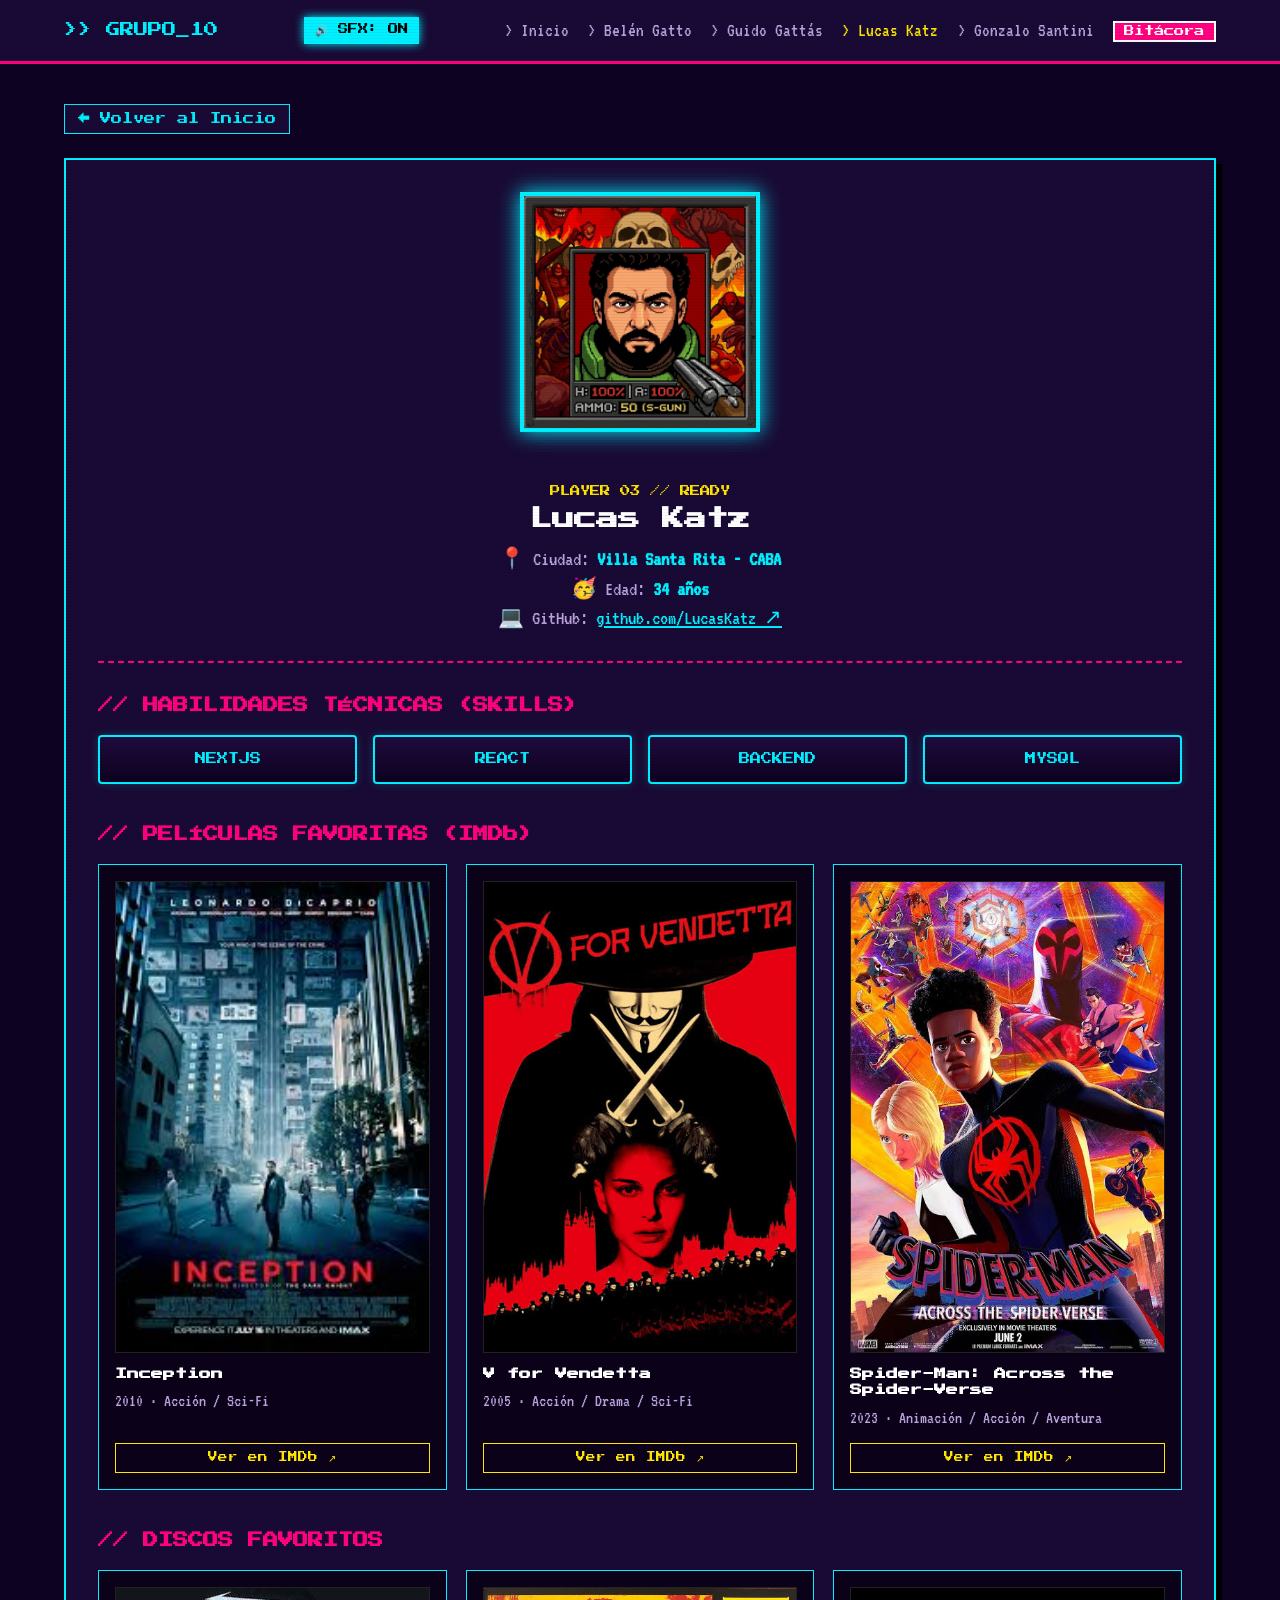
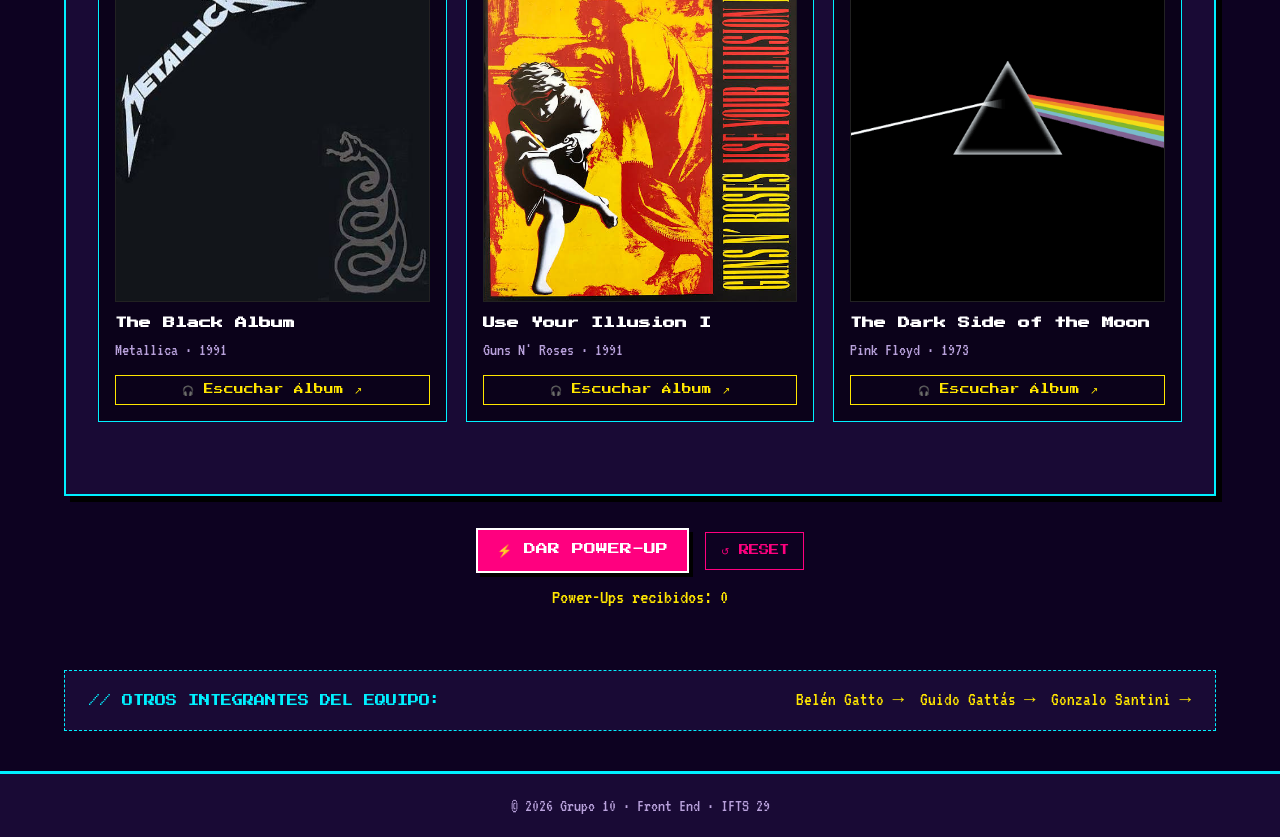
<file: lucas-katz.html>
<!DOCTYPE html>
<html lang="es">
<head>
    <meta charset="UTF-8">
    <meta name="viewport" content="width=device-width, initial-scale=1.0">
    <title>Perfil: Lucas Katz · Grupo 10</title>
    <!-- Fuentes retro Press Start 2P y VT323 -->
    <link rel="preconnect" href="https://fonts.googleapis.com">
    <link rel="preconnect" href="https://fonts.gstatic.com" crossorigin>
    <link
        href="https://fonts.googleapis.com/css2?family=Press+Start+2P&family=VT323&display=swap"
        rel="stylesheet">
    <link rel="stylesheet" href="css/styles.css">
    <link rel="icon" type="image/png" href="img/favicon-1.png">
</head>
<body>

    <!-- Capa de scanlines simulando CRT de videojuegos retro -->
    <div class="scanlines" aria-hidden="true"></div>

    <!-- Barra de navegación superior -->
    <header class="header">
        <div class="nav-container">
            <a href="index.html" class="logo">>> GRUPO_10</a>
            <!-- Control de Sonido 8-bit -->
            <button id="soundToggle" class="btn-sound active"
                aria-label="Activar o desactivar sonido">🔊 SFX: ON</button>
            <button class="nav-toggle" id="navToggle"
                aria-label="Abrir menú">☰</button>
            <nav class="nav-menu" id="navMenu">
                <ul>
                    <li><a href="index.html">> Inicio</a></li>
                    <li><a href="belen-gatto.html" target="_blank"
                            rel="noopener noreferrer">> Belén Gatto</a></li>
                    <li><a href="guido-gattas.html" target="_blank"
                            rel="noopener noreferrer">> Guido Gattás</a></li>
                    <li><a href="lucas-katz.html" class="active" target="_blank"
                            rel="noopener noreferrer">> Lucas Katz</a></li>
                    <li><a href="gonzalo-santini.html" target="_blank"
                            rel="noopener noreferrer">> Gonzalo Santini</a></li>
                    <li><a href="bitacora.html" target="_blank"
                            rel="noopener noreferrer"
                            class="btn-bitacora">Bitácora</a></li>
                </ul>
            </nav>
        </div>
    </header>
    <main class="main-content">
        <!-- Navegación interna -->
        <nav class="profile-breadcrumbs">
            <a href="index.html" class="btn-back">← Volver al Inicio</a>
        </nav>
        <!-- Tarjeta Principal del Perfil -->
        <section class="profile-card">
            <div class="profile-header">
                <img src="img/avatar-lucas.png" alt="Avatar Lucas Katz"
                    class="avatar avatar-lucas avatar-large">
                <div class="profile-meta">
                    <span class="player-tag">PLAYER 03 // READY</span>
                    <h1>Lucas Katz</h1>
                    <p class="meta-item">📍 Ciudad: <strong>Villa Santa Rita -
                            CABA</strong></p>
                    <p class="meta-item">🥳 Edad: <strong>34 años</strong> </p>
                    <p class="meta-item">💻 GitHub:
                        <a href="https://github.com/LucasKatz" target="_blank"
                            rel="noopener noreferrer"
                            style="color: var(--neon-cyan); text-decoration: underline;">
                            github.com/LucasKatz ↗
                        </a>
                    </p>
                </div>
            </div>
            <!-- Sección Habilidades -->
            <div class="profile-section">
                <h2>// HABILIDADES TÉCNICAS (SKILLS)</h2>
                <ul class="skills-grid">
                    <li class="skill-item">NextJS</li>
                    <li class="skill-item">React</li>
                    <li class="skill-item">Backend</li>
                    <li class="skill-item">MySQL</li>
                </ul>
            </div>
            <!-- Sección Películas Favoritas con IMDb -->
            <div class="profile-section">
                <h2>// PELÍCULAS FAVORITAS (IMDb)</h2>
                <div class="favorites-grid">
                    <article class="fav-card">
                        <img src="img/peli-inception.jpeg"
                            alt="Póster Inception"
                            class="media-poster poster-movie">
                        <div class="fav-info">
                            <h3>Inception</h3>
                            <p>2010 · Acción / Sci-Fi</p>
                            <a href="https://www.imdb.com/title/tt1375666/"
                                target="_blank" rel="noopener noreferrer"
                                class="media-link">
                                Ver en IMDb ↗
                            </a>
                        </div>
                    </article>
                    <article class="fav-card">
                        <img src="img/peli-vforvendetta.jpeg"
                            alt="Póster V for Vendetta"
                            class="media-poster poster-movie">
                        <div class="fav-info">
                            <h3>V for Vendetta</h3>
                            <p>2005 · Acción / Drama / Sci-Fi</p>
                            <a href="https://www.imdb.com/title/tt0434409/"
                                target="_blank" rel="noopener noreferrer"
                                class="media-link">
                                Ver en IMDb ↗
                            </a>
                        </div>
                    </article>
                    <article class="fav-card">
                        <img src="img/peli-spiderverse.jpeg"
                            alt="Póster Across the Spiderverse"
                            class="media-poster poster-movie">
                        <div class="fav-info">
                            <h3>Spider-Man: Across the Spider-Verse</h3>
                            <p>2023 · Animación / Acción / Aventura</p>
                            <a href="https://www.imdb.com/title/tt9362722/"
                                target="_blank" rel="noopener noreferrer"
                                class="media-link">
                                Ver en IMDb ↗
                            </a>
                        </div>
                    </article>
                </div>
            </div>
            <!-- Sección Discos Favoritos -->
            <div class="profile-section">
                <h2>// DISCOS FAVORITOS</h2>
                <div class="favorites-grid">
                    <article class="fav-card">
                        <img src="img/disco-metallica.jpeg"
                            alt="Tapa The Black Album"
                            class="media-poster poster-disc">
                        <div class="fav-info">
                            <h3>The Black Album</h3>
                            <p>Metallica · 1991</p>
                            <a href="https://open.spotify.com/intl-es/album/3dck2tBxGfxj9m3CguDgjb"
                                target="_blank" rel="noopener noreferrer"
                                class="media-link">
                                🎧 Escuchar Álbum ↗
                            </a>
                        </div>
                    </article>
                    <article class="fav-card">
                        <img src="img/disco-guns.jpeg"
                            alt="Tapa Use Your Illusion I"
                            class="media-poster poster-disc">
                        <div class="fav-info">
                            <h3>Use Your Illusion I</h3>
                            <p>Guns N' Roses · 1991</p>
                            <a href="https://open.spotify.com/intl-es/album/0CxPbTRARqKUYighiEY9Sz"
                                target="_blank" rel="noopener noreferrer"
                                class="media-link">
                                🎧 Escuchar Álbum ↗
                            </a>
                        </div>
                    </article>
                    <article class="fav-card">
                        <img src="img/disco-dark.png"
                            alt="Tapa The Dark Side of the Moon"
                            class="media-poster poster-disc">
                        <div class="fav-info">
                            <h3>The Dark Side of the Moon</h3>
                            <p>Pink Floyd · 1973</p>
                            <a href="https://open.spotify.com/intl-es/album/4LH4d3cOWNNsVw41Gqt2kv"
                                target="_blank" rel="noopener noreferrer"
                                class="media-link">
                                🎧 Escuchar Álbum ↗
                            </a>
                        </div>
                    </article>
                </div>
            </div>
        </section>
        <!-- Función dinámica propia de Lucas: Contador de Power-Ups con Reset -->
        <div class="recomendador-box">
            <button id="btnLikeLucas" class="btn-arcade">⚡ DAR POWER-UP</button>
            <button id="btnResetLucas" class="btn-reset"
                title="Reiniciar contador">↺ RESET</button>
            <p id="contadorLikes" class="selection-status">Power-Ups recibidos:
                0</p>
            <p id="mensajePowerUp" class="feedback-powerup"></p>
        </div>
        <!-- Navegación rápida entre compañeros -->
        <nav class="team-quick-nav">
            <p>// OTROS INTEGRANTES DEL EQUIPO:</p>
            <div class="quick-nav-links">
                <a href="belen-gatto.html" target="_blank"
                    rel="noopener noreferrer">Belén Gatto →</a>
                <a href="guido-gattas.html" target="_blank"
                    rel="noopener noreferrer">Guido Gattás →</a>
                <a href="gonzalo-santini.html" target="_blank"
                    rel="noopener noreferrer">Gonzalo Santini →</a>
            </div>
        </nav>
    </main>
    <footer class="footer">
        <p>© 2026 Grupo 10 · Front End · IFTS 29</p>
    </footer>
    <script src="js/main.js"></script>
    <script src="js/lucas.js"></script>
</body>
</html>
</file>
<file: css/styles.css>
/* Variables de colores */
:root {
  --bg-color: #0d0221;
  --card-bg: #190a35;
  --card-hover: #260f50;

  --neon-pink: #ff007f;
  --neon-cyan: #00f0ff;
  --neon-yellow: #ffe600;
  --neon-green: #00ff66;

  --text-color: #f3e8ff;
  --text-muted: #b9a2dc;

  --font-pixel: 'Press Start 2P', monospace;
  --font-terminal: 'VT323', monospace;
}

/* Reset y base */
* {
  margin: 0;
  padding: 0;
  box-sizing: border-box;
}

body {
  background-color: var(--bg-color);
  color: var(--text-color);
  font-family: var(--font-terminal);
  font-size: 1.25rem;
  line-height: 1.4;
  min-height: 100vh;
  display: flex;
  flex-direction: column;
  overflow-x: hidden;
}

a {
  text-decoration: none;
  color: inherit;
}

ul {
  list-style: none;
}

h1, h2, h3, .logo, .meta-item {
  overflow-wrap: break-word;
}

/* Capa de scanlines (CRT retro), muy sutil */
.scanlines {
  position: fixed;
  inset: 0;
  pointer-events: none;
  z-index: 999;
  background: repeating-linear-gradient(
    0deg,
    rgba(0, 0, 0, 0.12) 0px,
    rgba(0, 0, 0, 0.12) 1px,
    transparent 1px,
    transparent 3px
  );
  opacity: 0.35;
}

/* Header y navegacion */
.header {
  background-color: var(--card-bg);
  border-bottom: 3px solid var(--neon-pink);
  padding: 1rem 0;
  position: sticky;
  top: 0;
  z-index: 10;
}

.nav-container,
.main-content {
  width: 90%;
  max-width: 1200px;
  margin: 0 auto;
}

.nav-container {
  display: flex;
  justify-content: space-between;
  align-items: center;
}

.logo {
  font-family: var(--font-pixel);
  font-size: 0.9rem;
  color: var(--neon-cyan);
}

.btn-sound {
  background: transparent;
  border: 1px solid var(--neon-cyan);
  color: var(--neon-cyan);
  font-family: var(--font-pixel);
  font-size: 0.65rem;
  padding: 0.35rem 0.6rem;
  cursor: pointer;
  transition: all 0.2s;
}

.btn-sound:hover,
.btn-sound.active {
  background-color: var(--neon-cyan);
  color: #000;
  box-shadow: 0 0 10px var(--neon-cyan);
}

.nav-menu ul {
  display: flex;
  gap: 1.2rem;
  align-items: center;
}

.nav-menu a {
  font-size: 1.2rem;
  color: var(--text-muted);
  transition: color 0.2s;
}

.nav-menu a:hover,
.nav-menu a.active {
  color: var(--neon-yellow);
}

.btn-bitacora {
  background-color: var(--neon-pink);
  color: #fff !important;
  padding: 0.2rem 0.6rem;
  border: 2px solid #fff;
  font-family: var(--font-pixel);
  font-size: 0.65rem !important;
}

.nav-toggle {
  display: none;
  background: none;
  border: 2px solid var(--neon-cyan);
  color: var(--neon-cyan);
  font-size: 1.2rem;
  padding: 0.2rem 0.5rem;
  cursor: pointer;
}

/* Portada */
.main-content {
  flex: 1;
  padding: 2.5rem 0;
}

.hero {
  text-align: center;
  margin-bottom: 2.5rem;
}

.hero .tagline {
  font-family: var(--font-pixel);
  font-size: 0.7rem;
  color: var(--neon-yellow);
  margin-bottom: 1rem;
}

.hero h1 {
  font-family: var(--font-pixel);
  font-size: 1.8rem;
  color: #fff;
  text-shadow: 3px 3px 0 var(--neon-pink);
  margin-bottom: 1rem;
  line-height: 1.3;
}

.hero .description {
  font-size: 1.4rem;
  color: var(--neon-cyan);
  max-width: 750px;
  margin: 0 auto;
}

.team-section h2,
.profile-section h2 {
  font-family: var(--font-pixel);
  margin-bottom: 1.2rem;
}

.team-section h2 {
  font-size: 1.1rem;
  color: var(--neon-green);
  text-align: center;
}

.profile-section h2 {
  font-size: 0.95rem;
  color: var(--neon-pink);
}

/* Botones y acciones */
.arcade-controls,
.recomendador-box {
  text-align: center;
  margin-bottom: 2rem;
}

.btn-arcade,
.btn-pacman {
  font-family: var(--font-pixel);
  font-size: 0.75rem;
  padding: 0.8rem 1.2rem;
  cursor: pointer;
  transition: all 0.2s;
}

.btn-arcade {
  background-color: var(--neon-pink);
  color: #fff;
  border: 2px solid #fff;
  box-shadow: 4px 4px 0 #000;
}

.btn-arcade:hover {
  background-color: var(--neon-yellow);
  color: #000;
  transform: translate(-2px, -2px);
  box-shadow: 6px 6px 0 #000;
}

.btn-arcade:disabled,
.btn-pacman:disabled {
  opacity: 0.5;
  cursor: not-allowed;
  transform: none;
}

.btn-pacman {
  background-color: transparent;
  border: 2px solid var(--neon-yellow);
  color: var(--neon-yellow);
  box-shadow: 0 0 10px rgba(255, 230, 0, 0.3);
}

.btn-pacman:hover {
  background-color: var(--neon-yellow);
  color: #000;
  box-shadow: 0 0 15px var(--neon-yellow);
}

.btn-reset {
  background: transparent;
  color: var(--neon-pink);
  border: 1px solid var(--neon-pink);
  font-family: var(--font-pixel);
  font-size: 0.65rem;
  padding: 0.75rem 0.9rem;
  margin-left: 0.5rem;
  cursor: pointer;
  transition: all 0.2s;
}

.btn-reset:hover {
  background-color: var(--neon-pink);
  color: #fff;
  box-shadow: 0 0 8px var(--neon-pink);
}

.selection-status {
  font-size: 1.3rem;
  color: var(--neon-yellow);
  margin-top: 0.6rem;
}

.feedback-powerup {
  font-family: var(--font-pixel);
  font-size: 0.8rem;
  color: var(--neon-yellow);
  margin-top: 0.5rem;
  height: 1.2rem;
  opacity: 0;
  transition: opacity 0.2s ease;
}

.feedback-powerup.visible {
  opacity: 1;
  text-shadow: 0 0 8px var(--neon-yellow);
}

/* Tarjetas y contenedor general */
.team-grid {
  display: grid;
  grid-template-columns: repeat(4, 1fr);
  gap: 1.5rem;
}

.card,
.profile-card,
.fav-card {
  background-color: var(--card-bg);
  border: 2px solid var(--neon-cyan);
  transition: all 0.2s ease;
}

.card {
  padding: 1.5rem 1rem;
  text-align: center;
  display: flex;
  flex-direction: column;
  align-items: center;
}

.card:hover,
.fav-card:hover {
  transform: translateY(-4px);
  border-color: var(--neon-pink);
}

.card:hover {
  background-color: var(--card-hover);
}

.card.selected-arcade {
  border-color: var(--neon-cyan);
  transform: translateY(-4px) scale(1.02);
  box-shadow: 0 0 15px var(--neon-cyan);
}

.card.arcade-winner {
  border-color: var(--neon-yellow) !important;
  background-color: var(--card-hover);
  transform: translateY(-8px) scale(1.06);
  box-shadow: 0 0 30px var(--neon-yellow);
  z-index: 5;
  animation: pulsoGanador 0.4s infinite alternate;
}

@keyframes pulsoGanador {
  0% { box-shadow: 0 0 20px var(--neon-yellow); }
  100% { box-shadow: 0 0 35px var(--neon-pink), 0 0 10px #fff; }
}

/* Avatares */
.avatar {
  width: 220px;
  height: 220px;
  max-width: 100%;
  aspect-ratio: 1 / 1;
  display: flex;
  align-items: center;
  justify-content: center;
  font-family: var(--font-pixel);
  font-size: 2.4rem;
  letter-spacing: 2px;
  color: #000;
  object-fit: unset;
  border: 3px solid var(--neon-cyan);
  box-shadow: 0 0 15px rgba(0, 240, 255, 0.4);
  margin-bottom: 1.2rem;
  transition: all 0.s;
}

.avatar-large {
  width: 240px;
  height: 240px;
  font-size: 4rem;
  border-width: 4px;
  box-shadow: 0 0 20px var(--neon-cyan);
}

.card:hover .avatar {
  transform: scale(1.05);
  border-color: var(--neon-pink);
  box-shadow: 0 0 15px var(--neon-pink);
}

.avatar-belen { background-color: var(--neon-pink); }
.avatar-guido { background-color: var(--neon-cyan); }
.avatar-lucas { background-color: var(--neon-yellow); }
.avatar-gonzalo { background-color: var(--neon-green); }

.card h3 {
  font-family: var(--font-pixel);
  font-size: 0.8rem;
  color: #fff;
  margin-bottom: 0.3rem;
}

.card .city {
  color: var(--neon-cyan);
  font-size: 1.1rem;
  margin-bottom: 1rem;
}

.skills-list {
  display: flex;
  flex-wrap: wrap;
  gap: 0.4rem;
  justify-content: center;
  margin-bottom: 1.5rem;
  flex-grow: 1;
}

.skills-list span {
  background-color: rgba(13, 2, 33, 0.85);
  border: 1px solid var(--neon-cyan);
  color: var(--neon-cyan);
  font-family: var(--font-pixel);
  font-size: 0.55rem;
  padding: 0.35rem 0.5rem;
  text-transform: uppercase;
  transition: all 0.2s;
}

.skills-list span:hover {
  border-color: var(--neon-green);
  color: var(--neon-green);
  box-shadow: 0 0 8px var(--neon-green);
  transform: translateY(-2px);
}

.card-btn {
  width: 100%;
  margin-top: auto;
  background-color: var(--neon-yellow);
  color: #000;
  font-family: var(--font-pixel);
  font-size: 0.7rem;
  text-transform: uppercase;
  padding: 0.75rem 0;
  border: 2px solid #000;
  border-radius: 4px;
  box-shadow: 0 4px 0 #b3a100;
  cursor: pointer;
  transition: all 0.1s;
}

.card-btn:hover {
  background-color: var(--neon-pink);
  color: #fff;
  box-shadow: 0 4px 0 #8c0046, 0 0 15px var(--neon-pink);
  transform: translateY(-2px);
}

.card-btn:active {
  transform: translateY(2px);
  box-shadow: 0 1px 0 #000;
}

/* Paginas de perfil */
.profile-breadcrumbs {
  margin-bottom: 1.5rem;
}

.btn-back,
.media-link {
  display: inline-block;
  font-family: var(--font-pixel);
  transition: all 0.2s;
}

.btn-back {
  font-size: 0.7rem;
  color: var(--neon-cyan);
  border: 1px solid var(--neon-cyan);
  padding: 0.4rem 0.8rem;
  background-color: var(--card-bg);
}

.btn-back:hover {
  background-color: var(--neon-cyan);
  color: #000;
  box-shadow: 0 0 10px var(--neon-cyan);
}

.profile-card {
  box-shadow: 6px 6px 0 #000;
  padding: 2rem;
  margin-bottom: 2rem;
}

.profile-header {
  display: flex;
  flex-direction: column;
  align-items: center;
  text-align: center;
  gap: 1.5rem;
  border-bottom: 2px dashed var(--neon-pink);
  padding-bottom: 1.8rem;
  margin-bottom: 2rem;
}

.player-tag {
  font-family: var(--font-pixel);
  font-size: 0.65rem;
  color: var(--neon-yellow);
  margin-bottom: 0.5rem;
}

.profile-meta h1 {
  font-family: var(--font-pixel);
  font-size: 1.4rem;
  color: #fff;
  margin-bottom: 0.6rem;
}

.meta-item {
  font-size: 1.3rem;
  color: var(--text-muted);
}

.meta-item strong {
  color: var(--neon-cyan);
}

.profile-meta a {
  word-break: break-all;
}

.profile-section {
  margin-bottom: 2.5rem;
}

.skills-grid {
  display: grid;
  grid-template-columns: repeat(4, 1fr);
  gap: 1rem;
}

.skill-item {
  background: linear-gradient(180deg, #1f0b3d 0%, #0d0221 100%);
  border: 2px solid var(--neon-cyan);
  color: var(--neon-cyan);
  font-family: var(--font-pixel);
  font-size: 0.7rem;
  text-transform: uppercase;
  text-align: center;
  padding: 0.9rem 0.5rem;
  border-radius: 4px;
  box-shadow: 0 0 10px rgba(0, 240, 255, 0.2);
  transition: all 0.2s ease;
  user-select: none;
}

.skill-item:hover {
  transform: translateY(-3px);
  border-color: var(--neon-pink);
  color: var(--neon-pink);
  box-shadow: 0 0 15px var(--neon-pink);
}

.favorites-grid {
  display: grid;
  grid-template-columns: repeat(3, 1fr);
  gap: 1.2rem;
}

.fav-card {
  background-color: #0b021a;
  border: 1px solid var(--neon-cyan);
  padding: 1rem;
  display: flex;
  flex-direction: column;
}

.fav-card.destacado {
  border-color: var(--neon-yellow) !important;
  box-shadow: 0 0 15px var(--neon-yellow) !important;
}

.media-poster {
  width: 100%;
  object-fit: cover;
  border: 1px solid #222;
  margin-bottom: 0.8rem;
  background-color: #000;
  display: block;
}

.poster-movie { aspect-ratio: 2 / 3; }
.poster-disc  { aspect-ratio: 1 / 1; }

.fav-info {
  display: flex;
  flex-direction: column;
  flex-grow: 1;
}

.fav-info h3 {
  font-family: var(--font-pixel);
  font-size: 0.75rem;
  color: #fff;
  margin-bottom: 0.4rem;
}

.fav-info p {
  font-size: 1.1rem;
  color: var(--text-muted);
  margin-bottom: 0.8rem;
  flex-grow: 1;
}

.media-link {
  font-size: 0.6rem;
  color: var(--neon-yellow);
  border: 1px solid var(--neon-yellow);
  padding: 0.45rem 0.6rem;
  text-align: center;
}

.media-link:hover {
  background-color: var(--neon-yellow);
  color: #000;
  box-shadow: 0 0 8px var(--neon-yellow);
}

.team-quick-nav {
  background-color: var(--card-bg);
  border: 1px dashed var(--neon-cyan);
  padding: 1rem 1.5rem;
  display: flex;
  justify-content: space-between;
  align-items: center;
  flex-wrap: wrap;
  gap: 1rem;
}

.team-quick-nav p {
  font-family: var(--font-pixel);
  font-size: 0.7rem;
  color: var(--neon-cyan);
}

.quick-nav-links {
  display: flex;
  gap: 1rem;
  flex-wrap: wrap;
}

.quick-nav-links a {
  font-size: 1.2rem;
  color: var(--neon-yellow);
  transition: color 0.2s;
}

.quick-nav-links a:hover {
  color: var(--neon-pink);
}

/* Animacion de Belen */
.pacman-runner {
  position: fixed;
  bottom: 25%;
  left: -250px;
  font-size: 3rem;
  color: var(--neon-yellow);
  z-index: 9999;
  pointer-events: none;
  white-space: nowrap;
  animation: cruzarPantalla 4s linear forwards;
}

@keyframes cruzarPantalla {
  0%   { left: -250px; }
  100% { left: 105vw; }
}

.footer {
  background-color: var(--card-bg);
  border-top: 3px solid var(--neon-cyan);
  text-align: center;
  padding: 1.2rem 0;
  font-size: 1.1rem;
  color: var(--text-muted);
}

/* Breakpoints */

@media (min-width: 1200px) {
  .nav-container,
  .main-content {
    max-width: 1200px;
  }
}

@media (max-width: 900px) {
  .main-content {
    width: 94%;
    padding: 1.5rem 0;
  }

  .team-grid,
  .favorites-grid {
    grid-template-columns: 1fr;
    gap: 1.5rem;
  }

  .skills-grid {
    grid-template-columns: repeat(2, 1fr);
    gap: 0.6rem;
  }

  .hero h1 { 
    font-size: 1.1rem; 
  }

  .hero .description,
  .meta-item { 
    font-size: 1.15rem; 
  }

  .profile-card { 
    padding: 1.5rem 1rem; 
  }

  .profile-meta h1 { 
    font-size: 1rem; 
  }

  .player-tag { 
    font-size: 0.55rem; 
  }

  .skill-item { 
    font-size: 0.6rem; 
    padding: 0.7rem 0.3rem; 
  }

  .avatar {
    width: 170px;
    height: 170px;
    font-size: 1.9rem;
    margin-bottom: 1rem;
  }

  .avatar-large {
    width: 180px;
    height: 180px;
    font-size: 3rem;
  }

  .nav-toggle { 
    display: block; 
  }

  .nav-menu {
    display: none;
    position: absolute;
    top: 100%;
    left: 0;
    width: 100%;
    background-color: var(--card-bg);
    border-bottom: 3px solid var(--neon-pink);
    padding: 1rem 0;
  }

  .nav-menu.show { 
    display: block; 
  }

  .nav-menu ul,
  .quick-nav-links,
  .team-quick-nav { 
    flex-direction: column; 
    gap: 0.8rem; 
  }

  .team-quick-nav {
    text-align: center;
  }
}

@media (max-width: 400px) {
  .team-grid,
  .favorites-grid,
  .skills-grid {
    grid-template-columns: 1fr;
  }

  .hero h1 { 
    font-size: 0.95rem; 
    line-height: 1.4;
  }

  .hero .description,
  .meta-item { 
    font-size: 1.15rem; 
  }

  .profile-card { 
    padding: 1.2rem 0.8rem; 
  }

  .profile-meta h1 { 
    font-size: 0.85rem; 
  }

  .player-tag { 
    font-size: 0.55rem; 
  }

  .skill-item { 
    font-size: 0.6rem; 
    padding: 0.7rem 0.3rem; 
  }

  .avatar {
    width: 140px;
    height: 140px;
    font-size: 1.5rem;
    margin-bottom: 1rem;
  }

  .avatar-large {
    width: 150px;
    height: 150px;
    font-size: 2.2rem;
  }

  .btn-reset {
    margin: 0.5rem 0 0 0;
    display: inline-block;
  }
}
</file>
